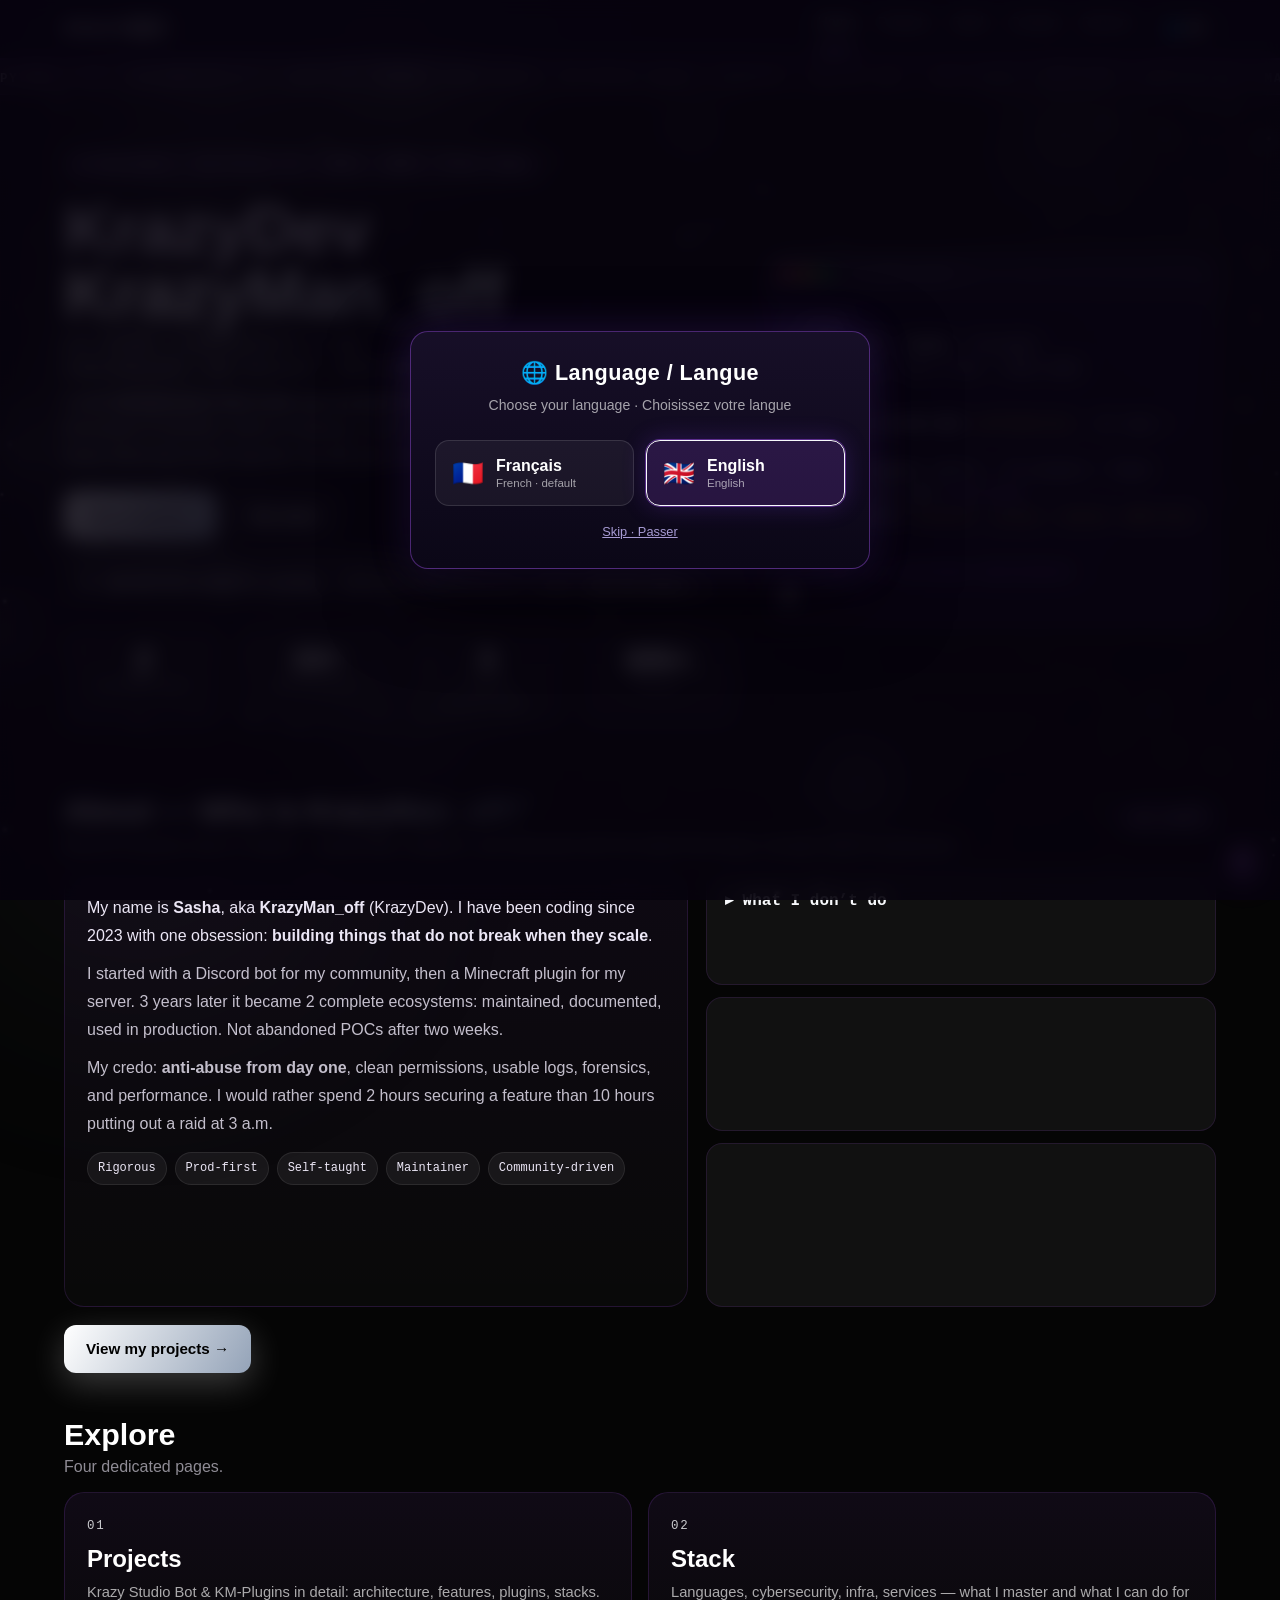
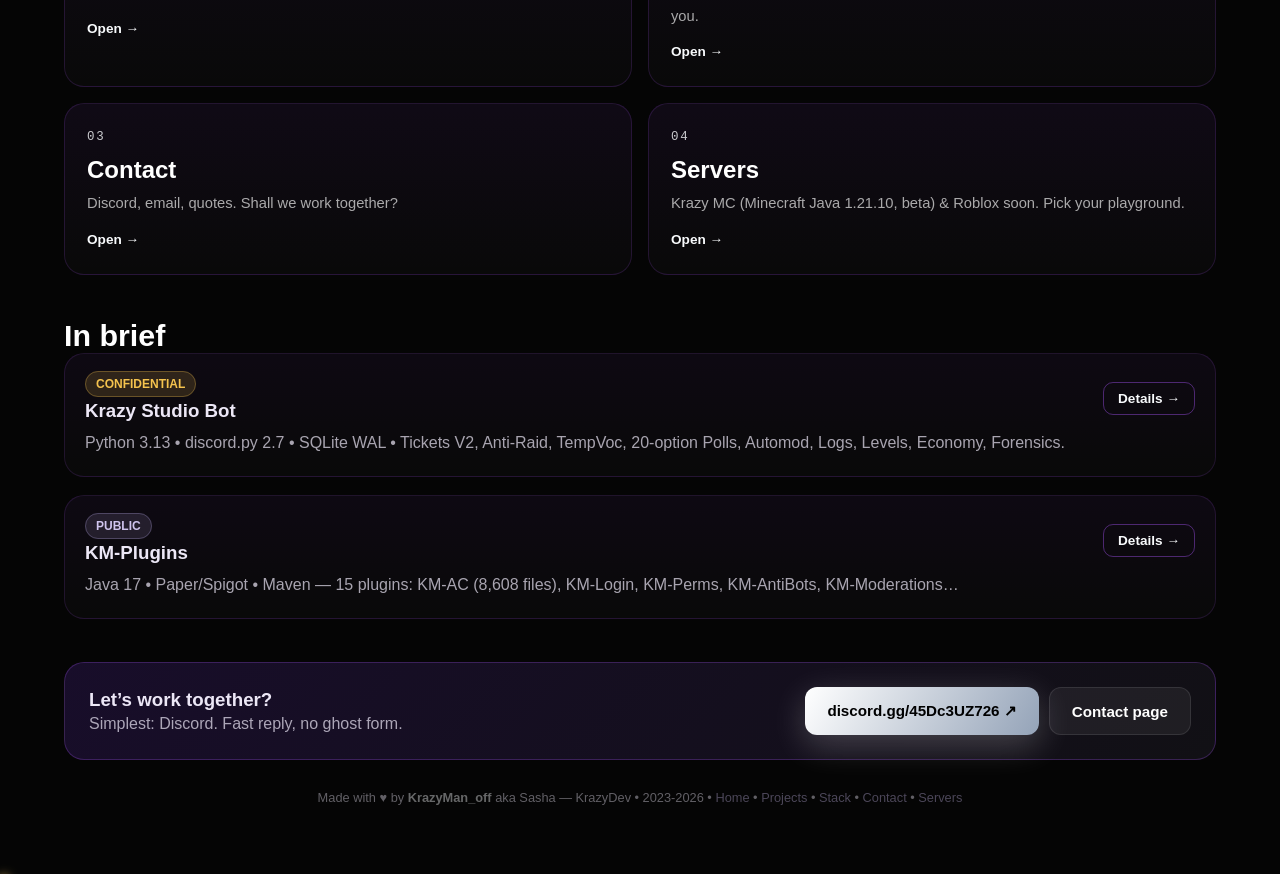
<file: index.html>
<!DOCTYPE html>
<html lang="fr">
<head>
<meta charset="UTF-8">
<meta name="viewport" content="width=device-width, initial-scale=1.0">
<link rel="icon" href="data:image/svg+xml,<svg xmlns=%27http://www.w3.org/2000/svg%27 viewBox=%270 0 32 32%27><rect width=%2732%27 height=%2732%27 rx=%277%27 fill=%27%23000%27/><text x=%2716%27 y=%2722%27 font-size=%2718%27 text-anchor=%27middle%27 fill=%27white%27 font-family=%27monospace%27>K</text></svg>">
<meta http-equiv="Content-Security-Policy" content="default-src 'self'; script-src 'self'; style-src 'self' 'unsafe-inline' https://fonts.googleapis.com; font-src 'self' https://fonts.gstatic.com; img-src 'self' data:; connect-src 'self' https://formsubmit.co; base-uri 'self'; form-action 'self' https://formsubmit.co; object-src 'none'; upgrade-insecure-requests">
<title>KrazyDev — KrazyMan_off (Sasha) | Accueil</title>
<script src="js/guard.js"></script>
<meta name="description" content="KrazyMan_off aka Sasha — KrazyDev. Bot Discord ultra-complet & suite KM-Plugins Minecraft premium. 3 ans de prod, 60k+ fichiers.">
<link href="https://fonts.googleapis.com/css2?family=JetBrains+Mono:wght@400;700&family=Plus+Jakarta+Sans:wght@400;600;800&family=Space+Grotesk:wght@400;600;700&display=swap" rel="stylesheet">
<link rel="stylesheet" href="css/style.css">
<link rel="stylesheet" href="css/easter-egg.css?v=3">
<link rel="stylesheet" href="css/theme-bw.css?v=3">
<meta name="theme-color" content="#050505">
<meta name="robots" content="index, follow">
<meta property="og:type" content="website">
<meta property="og:site_name" content="KrazyDev">
<meta property="og:title" content="KrazyDev — KrazyMan_off (Sasha) | Accueil">
<meta property="og:description" content="Bot Discord prod + 12 plugins Minecraft gratuits + KM-Motor Games (Rust) bientôt. Code qui ship, pas de bullshit.">
<meta property="og:url" content="https://krazyman-off.github.io/krazydev-portfolio/index.html">
<meta name="twitter:card" content="summary">
<meta name="twitter:title" content="KrazyDev — KrazyMan_off">
<meta name="twitter:description" content="Infrastructures qui tiennent en prod : Discord, Minecraft, Rust.">
<link rel="canonical" href="https://krazyman-off.github.io/krazydev-portfolio/index.html">
<script type="application/ld+json">{"@context":"https://schema.org","@type":"WebSite","name":"KrazyDev","alternateName":"KrazyMan_off","url":"https://krazyman-off.github.io/krazydev-portfolio/","author":{"@type":"Person","name":"KrazyMan_off","alternateName":"Sasha"},"knowsAbout":["Discord bots","Minecraft plugins","Rust","Cybersecurity"]}</script>
</head>
<body>
<div id="loader"><div class="loader-inner"><div class="loader-logo">KRAZY<span>DEV</span></div><div class="loader-bar"><span></span></div><p>Chargement sécurisé...</p></div></div>
<div id="progress"></div>
<canvas id="particles" style="opacity:.4"></canvas>
<div class="bg"></div><div class="grid-bg"></div><div class="scanline"></div>
<nav><div class="nav-inner"><div class="logo glitch" data-text="KRAZYDEV">KRAZY<span>DEV</span></div><div class="nav-links"><a href="index.html" class="active">Accueil</a><a href="projets.html">Projets</a><a href="skills.html">Stack</a><a href="contact.html">Contact</a><a href="servers.html">Serveurs</a></div></div></nav>
<div class="marquee"><div class="marquee-track"><span>PYTHON 3.13 • DISCORD.PY 2.7 • JAVA 17 • PAPER • RUST/AXUM • KM-MOTOR GAMES • BIENTÔT • SQLITE WAL • ANTI-RAID • ANTI-BOT • MATPLOTLIB • MAVEN • TOKIO • TOWER • </span><span>PYTHON 3.13 • DISCORD.PY 2.7 • JAVA 17 • PAPER • RUST/AXUM • KM-MOTOR GAMES • BIENTÔT • SQLITE WAL • ANTI-RAID • ANTI-BOT • MATPLOTLIB • MAVEN • TOKIO • TOWER • </span></div></div>

<!-- HERO -->
<div class="hero">
  <div class="reveal visible">
    <div class="kicker">● Disponible • Portfolio v2 • 2023 — 2026 • Prod ready</div>
    <h1 class="glitch" data-text="KrazyDev">KrazyDev<br><em>KrazyMan_off</em></h1>
    <p style="font-family:'JetBrains Mono',monospace;color:var(--red);font-size:.82rem;letter-spacing:.14em;opacity:.75;margin-top:4px">aka SASHA — CYBERSÉCURITÉ & DEV</p>
    <p style="font-family:'JetBrains Mono',monospace;color:var(--red);font-size:.95rem;margin-top:8px"><span id="typewriter" class="typewriter"></span></p>
    <p class="subtitle" style="margin-top:12px">Je construis des <b>infrastructures qui tiennent en prod</b> : un bot Discord qui gère des milliers de membres sans broncher, et une suite de plugins Paper qui fait tourner des serveurs Minecraft sans lag. Pas de bullshit, du code qui ship.</p>
    <div class="hero-cta">
      <a href="projets.html" class="btn btn-primary">Voir les projets ↓</a>
      <a href="skills.html" class="btn btn-ghost">Ma stack</a>
    </div>
    <div class="motor-teaser">
      <span class="mt-pulse">●</span>
      <span class="mt-txt"><b>KM-MOTOR GAMES arrive</b> — proxy + moteur Minecraft 100% Rust. <a href="projets.html#game-filter">Voir le teaser →</a></span>
    </div>
    <div class="stats">
      <div class="stat"><b data-count="2">0</b><span>Écosystèmes</span></div>
      <div class="stat"><b data-count="15" data-suffix="+">0</b><span>Plugins KM</span></div>
      <div class="stat"><b data-count="3">0</b><span>Ans maintenus</span></div>
      <div class="stat"><b data-count="60" data-suffix="k+">0</b><span>Fichiers</span></div>
    </div>
  </div>
  <div class="terminal reveal visible">
    <div class="term-head"><div class="dot" style="background:#ff5f56"></div><div class="dot" style="background:#ffbd2e"></div><div class="dot" style="background:#27c93f"></div><span style="margin-left:8px;opacity:.5;font-family:'JetBrains Mono',monospace;font-size:.78rem">krazy@krazydev:~</span></div>
    <div class="term-body">
      <div><span style="opacity:.5">$</span> whoami</div>
      <div><b>KrazyMan_off — Sasha</b> — KrazyDev</div>
      <div><span style="opacity:.5">alias</span> Joshua • Dev & Sec • 2023-2026</div>
      <div style="margin-top:8px"><span style="opacity:.5">$</span> ls --prod</div>
      <div>drwxr <b>Krazy-Studio-Bot</b> <span style="color:#f5c34e">confidentiel</span> — 12 cogs • WAL</div>
      <div>drwxr <b>KM-Plugins/</b> <span style="color:#c7cdd9">public</span> — 15 plugins • Paper</div>
      <div>drwxr <b>css/ js/ src/</b> <span style="color:#a855f7">Rust/Axum</span></div>
      <div>drwxr <b>KM-Motor/</b> <span style="color:#f5c34e">bientôt — proxy + moteur 100% Rust</span></div>
      <div style="margin-top:8px"><span style="opacity:.5">$</span> uptime</div>
      <div><span style="color:#a855f7">● 3 ans de maintenance continue</span></div>
    </div>
  </div>
</div>

<div class="wrap" role="main">

  <!-- A PROPOS -->
  <div class="section reveal" id="apropos">
    <div style="display:flex;justify-content:space-between;align-items:baseline;gap:12px;flex-wrap:wrap">
      <h2>À propos — Qui est KrazyMan_off ?</h2>
      <span class="kicker" style="font-size:.7rem">akA SASHA</span>
    </div>
    <p class="lead">Derrière KrazyDev, il y a Sasha — passionné, têtu, et obsédé par le détail qui fait qu'un projet tient en prod.</p>
    <div style="display:grid;grid-template-columns:1.1fr .9fr;gap:18px" class="two-col">
      <div class="card" style="padding:22px;line-height:1.75">
        <p>Je m'appelle <b>Sasha</b>, alias <b>KrazyMan_off</b> (KrazyDev). Je code depuis 2023 avec une obsession : <b>faire des trucs qui ne cassent pas quand ça scale</b>.</p>
        <p style="margin-top:10px;opacity:.82">J'ai commencé par un bot Discord pour ma commu, puis un plugin Minecraft pour mon serveur. 3 ans plus tard, c'est devenu 2 écosystèmes complets, maintenus, documentés, et utilisés en prod. Pas des POCs abandonnés au bout de 2 semaines.</p>
        <p style="margin-top:10px;opacity:.82">Mon crédo : <b>anti-abus dès le jour 1</b>, perms propres, logs exploitables, forensics, et perf. Je préfère passer 2h à sécuriser une feature que 10h à éteindre un raid à 3h du mat.</p>
        <div style="display:flex;gap:8px;flex-wrap:wrap;margin-top:14px"><span class="tag">Rigoureux</span><span class="tag">Prod-first</span><span class="tag">Autodidacte</span><span class="tag">Mainteneur</span><span class="tag">Community-driven</span></div>
      </div>
      <div style="display:grid;gap:12px" class="stack-side">
        <div class="skill" style="margin:0"><h4>▸ Ce que je ne fais pas</h4><p style="opacity:.7;font-size:.9rem;line-height:1.6">Pas de copier-coller de tutos. Pas de "ça marche chez moi". Chaque plugin est buildé, testé, versionné. Chaque cog est loggé.</p></div>
        <div class="skill" style="margin:0"><h4>▸ Valeurs</h4><ul><li>Code lisible > code clever</li><li>Sécurité par défaut</li><li>Doc & support</li><li>Long terme</li></ul></div>
        <div class="skill" style="margin:0"><h4>▸ En chiffres</h4><p style="font-family:'JetBrains Mono',monospace;font-size:.88rem;line-height:1.7">2023 → 2026 : 3 ans<br>15+ plugins • 12 cogs<br>60k+ fichiers cumulés<br>Discord : discord.gg/45Dc3UZ726</p></div>
      </div>
    </div>
    <div class="nav-arrows" style="margin-top:18px"><a href="projets.html" class="btn btn-primary">Voir mes projets →</a></div>
  </div>

  <!-- NAVIGATION PAGES -->
  <div class="section reveal">
    <h2>Explorer</h2>
    <p class="lead">Quatre pages dédiées.</p>
    <div class="page-grid">
      <a href="projets.html" class="page-card tilt"><div class="pc-num">01</div><h3>Projets</h3><p>Krazy Studio Bot & KM-Plugins dans le détail : archi, features, plugins, stacks.</p><span class="pc-go">Ouvrir →</span></a>
      <a href="skills.html" class="page-card tilt"><div class="pc-num">02</div><h3>Stack</h3><p>Langages, cybersécurité, infra, services — ce que je maîtrise et ce que je peux faire pour toi.</p><span class="pc-go">Ouvrir →</span></a>
      <a href="contact.html" class="page-card tilt"><div class="pc-num">03</div><h3>Contact</h3><p>Discord, email, devis. On bosse ensemble ?</p><span class="pc-go">Ouvrir →</span></a>
      <a href="servers.html" class="page-card tilt"><div class="pc-num">04</div><h3>Serveurs</h3><p>Krazy MC (Minecraft Java 1.21.10, bêta) & Roblox bientôt. Choisis ton terrain de jeu.</p><span class="pc-go">Ouvrir →</span></a>
    </div>
  </div>

  <!-- FLASH PROJETS -->
  <div class="section reveal">
    <h2>En bref</h2>
    <div class="projects">
      <div class="card" style="padding:20px">
        <div style="display:flex;justify-content:space-between;gap:12px;flex-wrap:wrap;align-items:center">
          <div><span class="badge badge-confidentiel">CONFIDENTIEL</span><h3 style="margin-top:8px">Krazy Studio Bot</h3></div>
          <a href="projets.html" class="links-a">Détail →</a>
        </div>
        <p style="opacity:.7;margin-top:8px;line-height:1.6">Python 3.13 • discord.py 2.7 • SQLite WAL • Tickets V2, Anti-Raid, TempVoc, Sondages 20 options, Automod, Logs, Niveaux, Économie, Forensics.</p>
      </div>
      <div class="card" style="padding:20px">
        <div style="display:flex;justify-content:space-between;gap:12px;flex-wrap:wrap;align-items:center">
          <div><span class="badge badge-public">PUBLIC</span><h3 style="margin-top:8px">KM-Plugins</h3></div>
          <a href="projets.html" class="links-a">Détail →</a>
        </div>
        <p style="opacity:.7;margin-top:8px;line-height:1.6">Java 17 • Paper/Spigot • Maven — 15 plugins : KM-AC (8 608 fichiers), KM-Login, KM-Perms, KM-AntiBots, KM-Moderations…</p>
      </div>
    </div>
  </div>

  <!-- CONTACT RAPIDE -->
  <div class="section reveal">
    <div class="cta">
      <div><h3>On bosse ensemble ?</h3><p style="opacity:.7;margin-top:4px">Le plus simple : Discord. Réponse rapide, pas de formulaire fantôme.</p></div>
      <div style="display:flex;gap:10px;flex-wrap:wrap">
        <a href="https://discord.gg/45Dc3UZ726" target="_blank" rel="noopener" class="btn btn-primary">discord.gg/45Dc3UZ726 ↗</a>
        <a href="contact.html" class="btn btn-ghost">Page contact</a>
      </div>
    </div>
  </div>

  <footer>Fait avec ♥ par <b style="color:var(--red)">KrazyMan_off</b> aka Sasha — KrazyDev • 2023-2026 • <a href="index.html">Accueil</a> • <a href="projets.html">Projets</a> • <a href="skills.html">Stack</a> • <a href="contact.html">Contact</a> • <a href="servers.html">Serveurs</a></footer>
</div>

<script src="js/i18n.js"></script>
<script src="js/particles.js?v=2"></script>
<script src="js/easter-egg.js?v=3"></script>
<script src="js/app.js"></script>
</body>
</html>
</file>
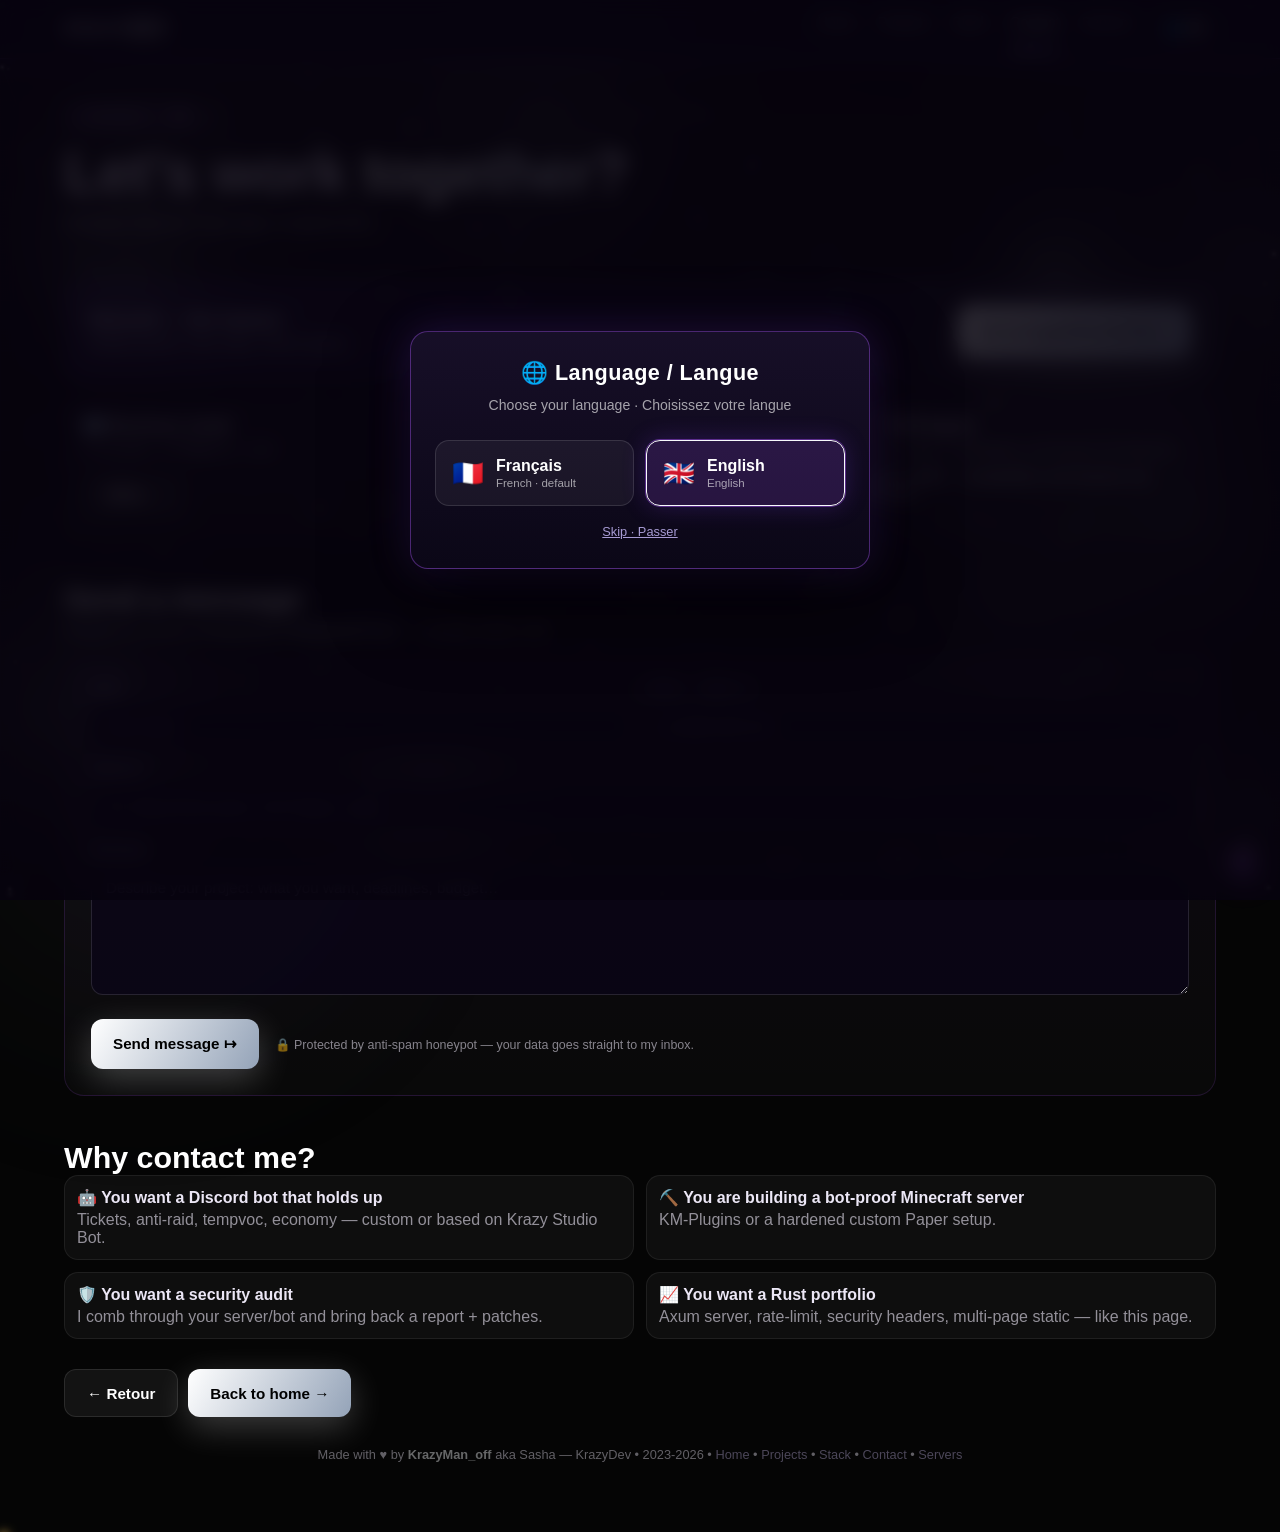
<file: contact.html>
<!DOCTYPE html>
<html lang="fr">
<head>
<meta charset="UTF-8">
<meta name="viewport" content="width=device-width, initial-scale=1.0">
<link rel="icon" href="data:image/svg+xml,<svg xmlns=%27http://www.w3.org/2000/svg%27 viewBox=%270 0 32 32%27><rect width=%2732%27 height=%2732%27 rx=%277%27 fill=%27%23000%27/><text x=%2716%27 y=%2722%27 font-size=%2718%27 text-anchor=%27middle%27 fill=%27white%27 font-family=%27monospace%27>K</text></svg>">
<meta http-equiv="Content-Security-Policy" content="default-src 'self'; script-src 'self'; style-src 'self' 'unsafe-inline' https://fonts.googleapis.com; font-src 'self' https://fonts.gstatic.com; img-src 'self' data:; connect-src 'self' https://formsubmit.co; base-uri 'self'; form-action 'self' https://formsubmit.co; object-src 'none'; upgrade-insecure-requests">
<title>Contact — KrazyDev | KrazyMan_off aka Sasha</title>
<script src="js/guard.js"></script>
<meta name="description" content="Contacter KrazyDev : Discord, email, devis. Bot sur-mesure, plugins Paper, audit anti-abus.">
<link href="https://fonts.googleapis.com/css2?family=JetBrains+Mono:wght@400;700&family=Plus+Jakarta+Sans:wght@400;600;800&family=Space+Grotesk:wght@400;600;700&display=swap" rel="stylesheet">
<link rel="stylesheet" href="css/style.css">
<link rel="stylesheet" href="css/easter-egg.css?v=3">
<link rel="stylesheet" href="css/theme-bw.css?v=3">
<meta name="theme-color" content="#050505">
<meta name="robots" content="index, follow">
<meta property="og:type" content="website">
<meta property="og:site_name" content="KrazyDev">
<meta property="og:title" content="Contact — KrazyDev">
<meta property="og:description" content="Discord, email, devis. Bot sur-mesure, plugins Paper, audit anti-abus.">
<meta property="og:url" content="https://krazyman-off.github.io/krazydev-portfolio/contact.html">
<meta name="twitter:card" content="summary">
<link rel="canonical" href="https://krazyman-off.github.io/krazydev-portfolio/contact.html">
</head>
<body>
<div id="loader"><div class="loader-inner"><div class="loader-logo">KRAZY<span>DEV</span></div><div class="loader-bar"><span></span></div><p>Chargement sécurisé...</p></div></div>
<div id="progress"></div>
<canvas id="particles" style="opacity:.4"></canvas>
<div class="bg"></div><div class="grid-bg"></div><div class="scanline"></div>
<nav><div class="nav-inner"><div class="logo glitch" data-text="KRAZYDEV">KRAZY<span>DEV</span></div><div class="nav-links"><a href="index.html">Accueil</a><a href="projets.html">Projets</a><a href="skills.html">Stack</a><a href="contact.html" class="active">Contact</a><a href="servers.html">Serveurs</a></div></div></nav>

<div class="wrap" role="main" style="padding-top:44px">
  <div class="page-head reveal visible">
    <div class="kicker">/contact — 04</div>
    <h1>On bosse <em>ensemble</em> ?</h1>
    <p class="subtitle">Le plus simple : Discord. Réponse rapide, pas de formulaire fantôme.</p>
  </div>

  <!-- CARTES CONTACT -->
  <div class="section reveal">
    <div class="cta" style="margin-bottom:14px">
      <div><h3>Discord — le plus rapide</h3><p style="opacity:.7;margin-top:4px">Serveur actif, réponse rapide, devis direct.</p></div>
      <a href="https://discord.gg/45Dc3UZ726" target="_blank" rel="noopener" class="btn btn-primary" style="height:52px;display:inline-flex;align-items:center">discord.gg/45Dc3UZ726 ↗</a>
    </div>
    <div style="display:grid;grid-template-columns:repeat(3,1fr);gap:12px" class="cta-grid">
      <div class="card" style="padding:18px"><h3 style="font-size:1.05rem">📧 Email pro</h3><p style="opacity:.7;font-size:.9rem;margin-top:6px;font-family:'JetBrains Mono',monospace">krazyman.off@gmail.com</p><a href="mailto:krazyman.off@gmail.com" class="btn btn-ghost" style="margin-top:12px;display:inline-flex">Écrire →</a></div>
      <div class="card" style="padding:18px"><h3 style="font-size:1.05rem">🔒 Bot</h3><p style="opacity:.7;font-size:.9rem;margin-top:6px">Krazy Studio Bot — confidentiel — accès privé sur demande via Discord.</p></div>
      <div class="card" style="padding:18px"><h3 style="font-size:1.05rem">⛏️ KM-Plugins</h3><p style="opacity:.7;font-size:.9rem;margin-top:6px">Suite publique — disponibilité et license via Discord.</p><p style="margin-top:10px"><a href="https://discord.gg/45Dc3UZ726" target="_blank" rel="noopener" class="btn btn-ghost" style="height:38px;font-size:.82rem;padding:0 16px">Discord ↗</a></p></div>
    </div>
  </div>

  <!-- FORMULAIRE -->
  <div class="section reveal">
    <h2>Envoyer un message</h2>
    <p class="lead">Réponse par email à <b style="color:var(--red)">krazyman.off@gmail.com</b> — en général sous 24h.</p>
    <div class="card" style="padding:26px">
      <form id="contact-form" action="https://formsubmit.co/krazyman.off@gmail.com" method="POST">
        <input type="text" name="_honey" style="display:none" tabindex="-1" autocomplete="off">
        <input type="hidden" name="_subject" value="Nouveau message portfolio KrazyDev">
        <input type="hidden" name="_template" value="table">
        <input type="hidden" name="_captcha" value="false">
        <div class="form-grid">
          <div class="form-field"><label for="cf-nom">Nom</label><input id="cf-nom" type="text" name="nom" required placeholder="Ton nom" maxlength="80"></div>
          <div class="form-field"><label for="cf-email">Email (réponse)</label><input id="cf-email" type="email" name="email" required placeholder="ton@email.com" maxlength="120"></div>
        </div>
        <div class="form-field" style="margin-top:16px"><label for="cf-sujet">Sujet</label><input id="cf-sujet" type="text" name="sujet" placeholder="Ex : Devis bot Discord, KM-Plugins, audit…" maxlength="140"></div>
        <div class="form-field" style="margin-top:16px"><label for="cf-msg">Message</label><textarea id="cf-msg" name="message" rows="6" required placeholder="Décris ton projet : ce que tu veux, les délais, le budget…" maxlength="4000"></textarea></div>
        <div class="form-actions">
          <button type="submit" class="btn btn-primary" id="cf-submit">Envoyer le message ↦</button>
          <p class="form-note" id="cf-status">🔒 Protégé par honeypot anti-spam — tes données vont directement dans ma boîte mail.</p>
        </div>
      </form>
    </div>
  </div>

  <!-- POURQUOI -->
  <div class="section reveal">
    <h2>Pourquoi me contacter ?</h2>
    <div style="display:grid;grid-template-columns:repeat(2,1fr);gap:12px" class="why-grid">
      <div class="mini"><b>🤖 Tu veux un bot Discord qui tient la charge</b><p style="opacity:.6;margin-top:4px">Tickets, anti-raid, tempvoc, économie — custom ou repo basé sur Krazy Studio Bot.</p></div>
      <div class="mini"><b>⛏️ Tu montes un serveur Minecraft à l'épreuve des bots</b><p style="opacity:.6;margin-top:4px">KM-Plugins ou config custom Paper durcie.</p></div>
      <div class="mini"><b>🛡️ Tu veux un audit de sécurité</b><p style="opacity:.6;margin-top:4px">Je passe ton serveur/bot au crible et je te ramène un rapport + patchs.</p></div>
      <div class="mini"><b>📈 Tu veux un portfolio en Rust</b><p style="opacity:.6;margin-top:4px">Serveur Axum, rate-limit, headers sécu, static multi-pages — comme cette page.</p></div>
    </div>
    <div class="nav-arrows" style="display:flex;gap:10px;margin-top:30px"><button class="btn btn-ghost" data-action="prev">← Retour</button><a href="index.html" class="btn btn-primary">Retour à l'accueil →</a></div>
  </div>

  <footer>Fait avec ♥ par <b style="color:var(--red)">KrazyMan_off</b> aka Sasha — KrazyDev • 2023-2026 • <a href="index.html">Accueil</a> • <a href="projets.html">Projets</a> • <a href="skills.html">Stack</a> • <a href="contact.html">Contact</a> • <a href="servers.html">Serveurs</a></footer>
</div>

<script src="js/i18n.js"></script>
<script src="js/particles.js?v=2"></script>
<script src="js/contact.js"></script>
<script src="js/easter-egg.js?v=3"></script>
<script src="js/app.js"></script>
</body>
</html>
</file>
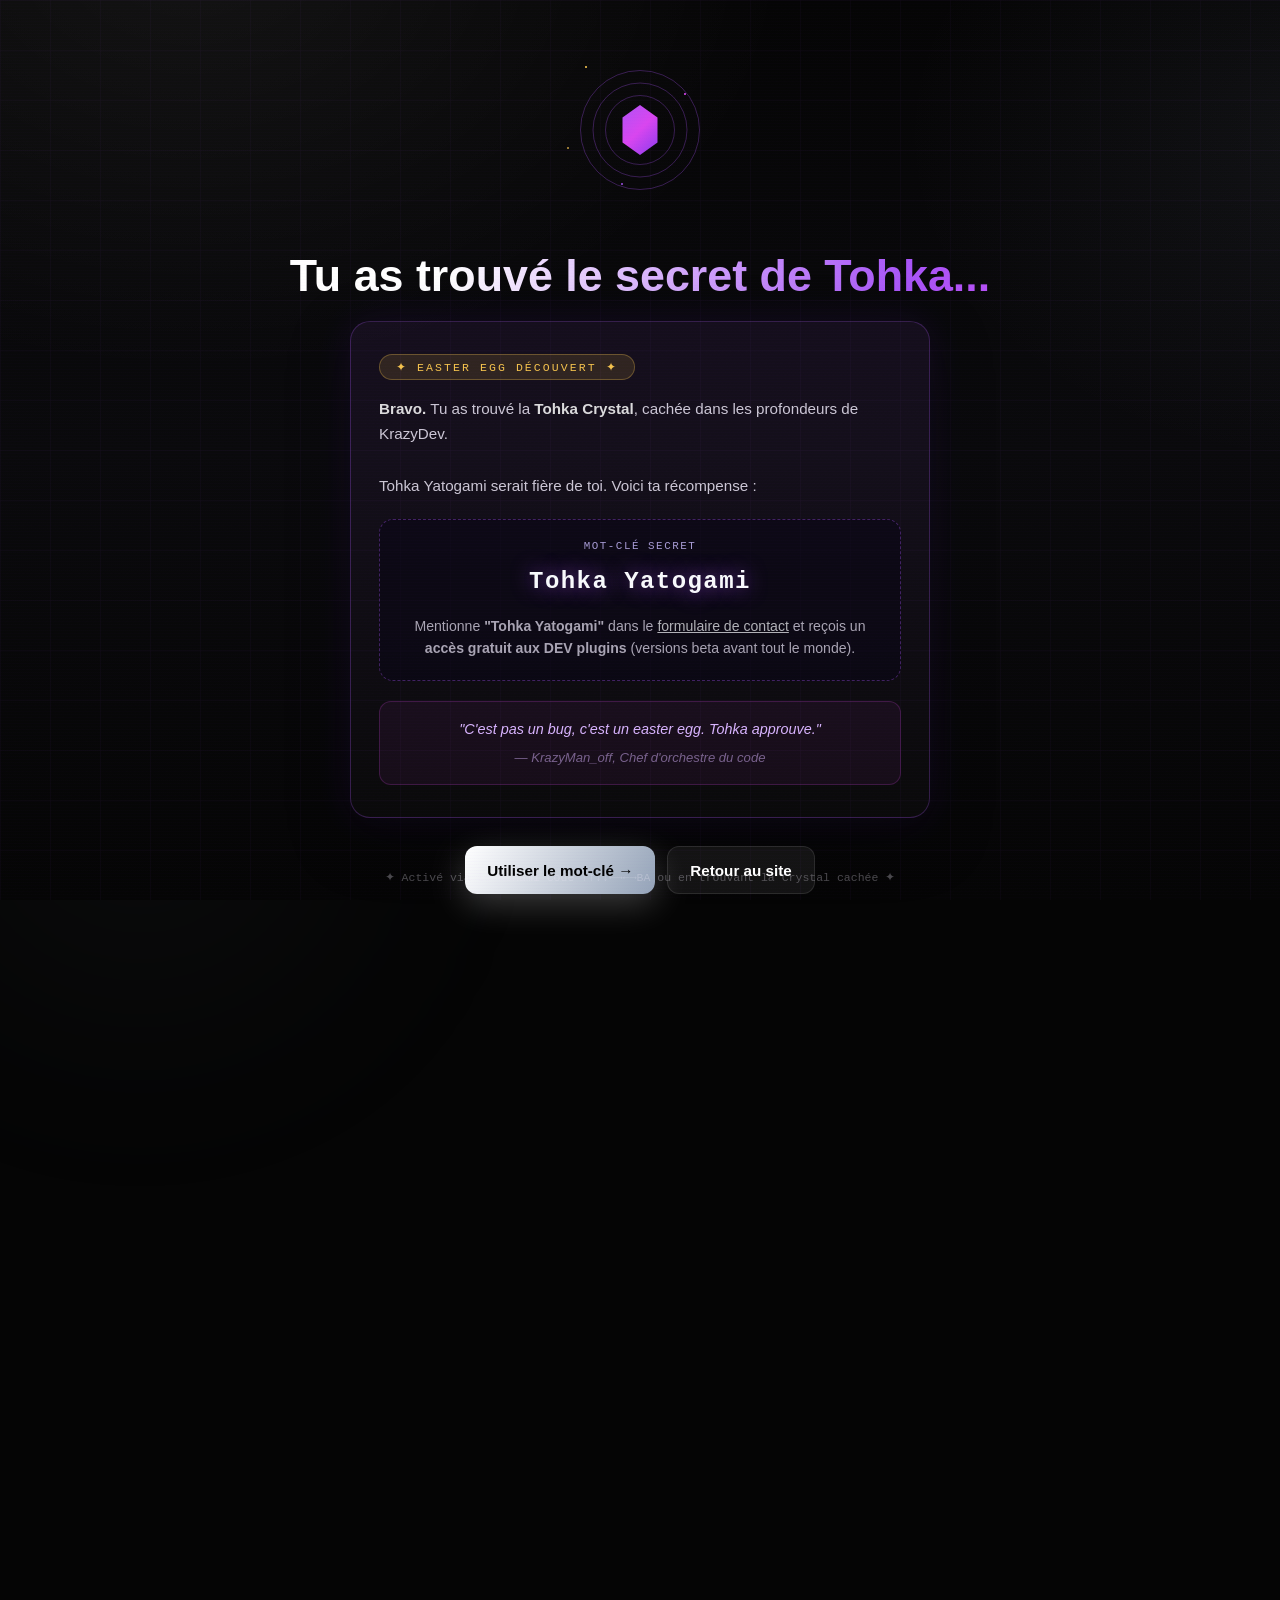
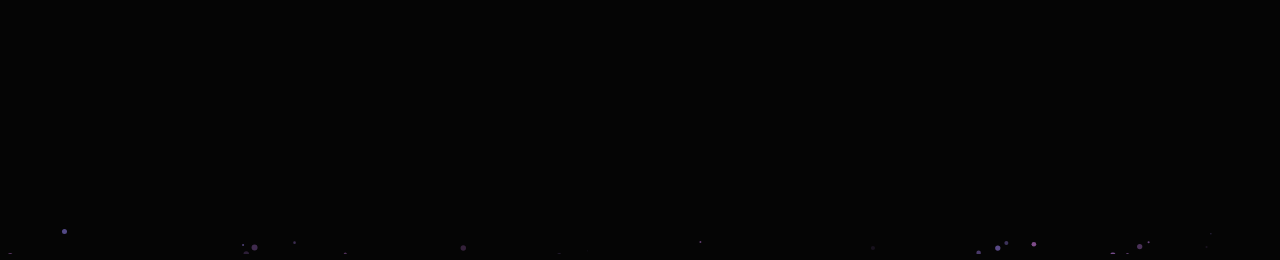
<file: secret.html>
<!DOCTYPE html>
<html lang="fr">
<head>
<meta charset="UTF-8">
<meta name="viewport" content="width=device-width, initial-scale=1.0">
<link rel="icon" href="data:image/svg+xml,<svg xmlns=%27http://www.w3.org/2000/svg%27 viewBox=%270 0 32 32%27><rect width=%2732%27 height=%2732%27 rx=%277%27 fill=%27%23000%27/><text x=%2716%27 y=%2722%27 font-size=%2718%27 text-anchor=%27middle%27 fill=%27white%27 font-family=%27monospace%27>K</text></svg>">
<meta http-equiv="Content-Security-Policy" content="default-src 'self'; script-src 'self'; style-src 'self' 'unsafe-inline' https://fonts.googleapis.com; font-src 'self' https://fonts.gstatic.com; img-src 'self' data:; connect-src 'self' https://formsubmit.co; base-uri 'self'; form-action 'self' https://formsubmit.co; object-src 'none'; upgrade-insecure-requests">
<title>???</title>
<script src="js/guard.js"></script>
<link href="https://fonts.googleapis.com/css2?family=JetBrains+Mono:wght@400;700&family=Plus+Jakarta+Sans:wght@400;600;800&family=Space+Grotesk:wght@400;600;700&display=swap" rel="stylesheet">
<link rel="stylesheet" href="css/style.css">
<link rel="stylesheet" href="css/easter-egg.css">
<link rel="stylesheet" href="css/theme-bw.css?v=3">
<meta name="theme-color" content="#050505">
<meta name="robots" content="noindex, follow">
</head>
<body class="secret-page">
<div class="eg-veil-boot"></div>
<div class="bg"></div><div class="grid-bg"></div><div class="scanline"></div>

<div class="secret-wrap">
  <div class="spirit-crystal-large">
    <div class="crystal-core"></div>
    <div class="crystal-ring ring-1"></div>
    <div class="crystal-ring ring-2"></div>
    <div class="crystal-ring ring-3"></div>
    <div class="crystal-particles"></div>
  </div>

  <h1 class="secret-title">Tu as trouvé le secret de Tohka...</h1>

  <div class="secret-card">
    <div class="secret-badge">✦ EASTER EGG DÉCOUVERT ✦</div>
    <p class="secret-msg">
      <b>Bravo.</b> Tu as trouvé la <b>Tohka Crystal</b>, cachée dans les profondeurs de KrazyDev.<br><br>
      Tohka Yatogami serait fière de toi. Voici ta récompense :
    </p>
    <div class="secret-reward">
      <div class="reward-label">Mot-clé secret</div>
      <div class="reward-code" id="secret-code">Tohka Yatogami</div>
      <p class="reward-hint">
        Mentionne <b>"Tohka Yatogami"</b> dans le <a href="contact.html">formulaire de contact</a> et reçois un
        <b>accès gratuit aux DEV plugins</b> (versions beta avant tout le monde).
      </p>
    </div>
    <div class="secret-joke">
      <p>"C'est pas un bug, c'est un easter egg. Tohka approuve."</p>
      <p style="opacity:.5;margin-top:6px;font-size:.82rem">— KrazyMan_off, Chef d'orchestre du code</p>
    </div>
  </div>

  <div class="secret-actions">
    <a href="contact.html" class="btn btn-primary">Utiliser le mot-clé →</a>
    <a href="index.html" class="btn btn-ghost">Retour au site</a>
  </div>

  <div class="secret-footer">
    <p>✦ Activé via le Konami Code ↑↑↓↓←→←→BA ou en trouvant la Crystal cachée ✦</p>
  </div>
</div>

<script src="js/easter-egg.js"></script>
<script src="js/secret-particles.js"></script>
</body>
</html>
</file>
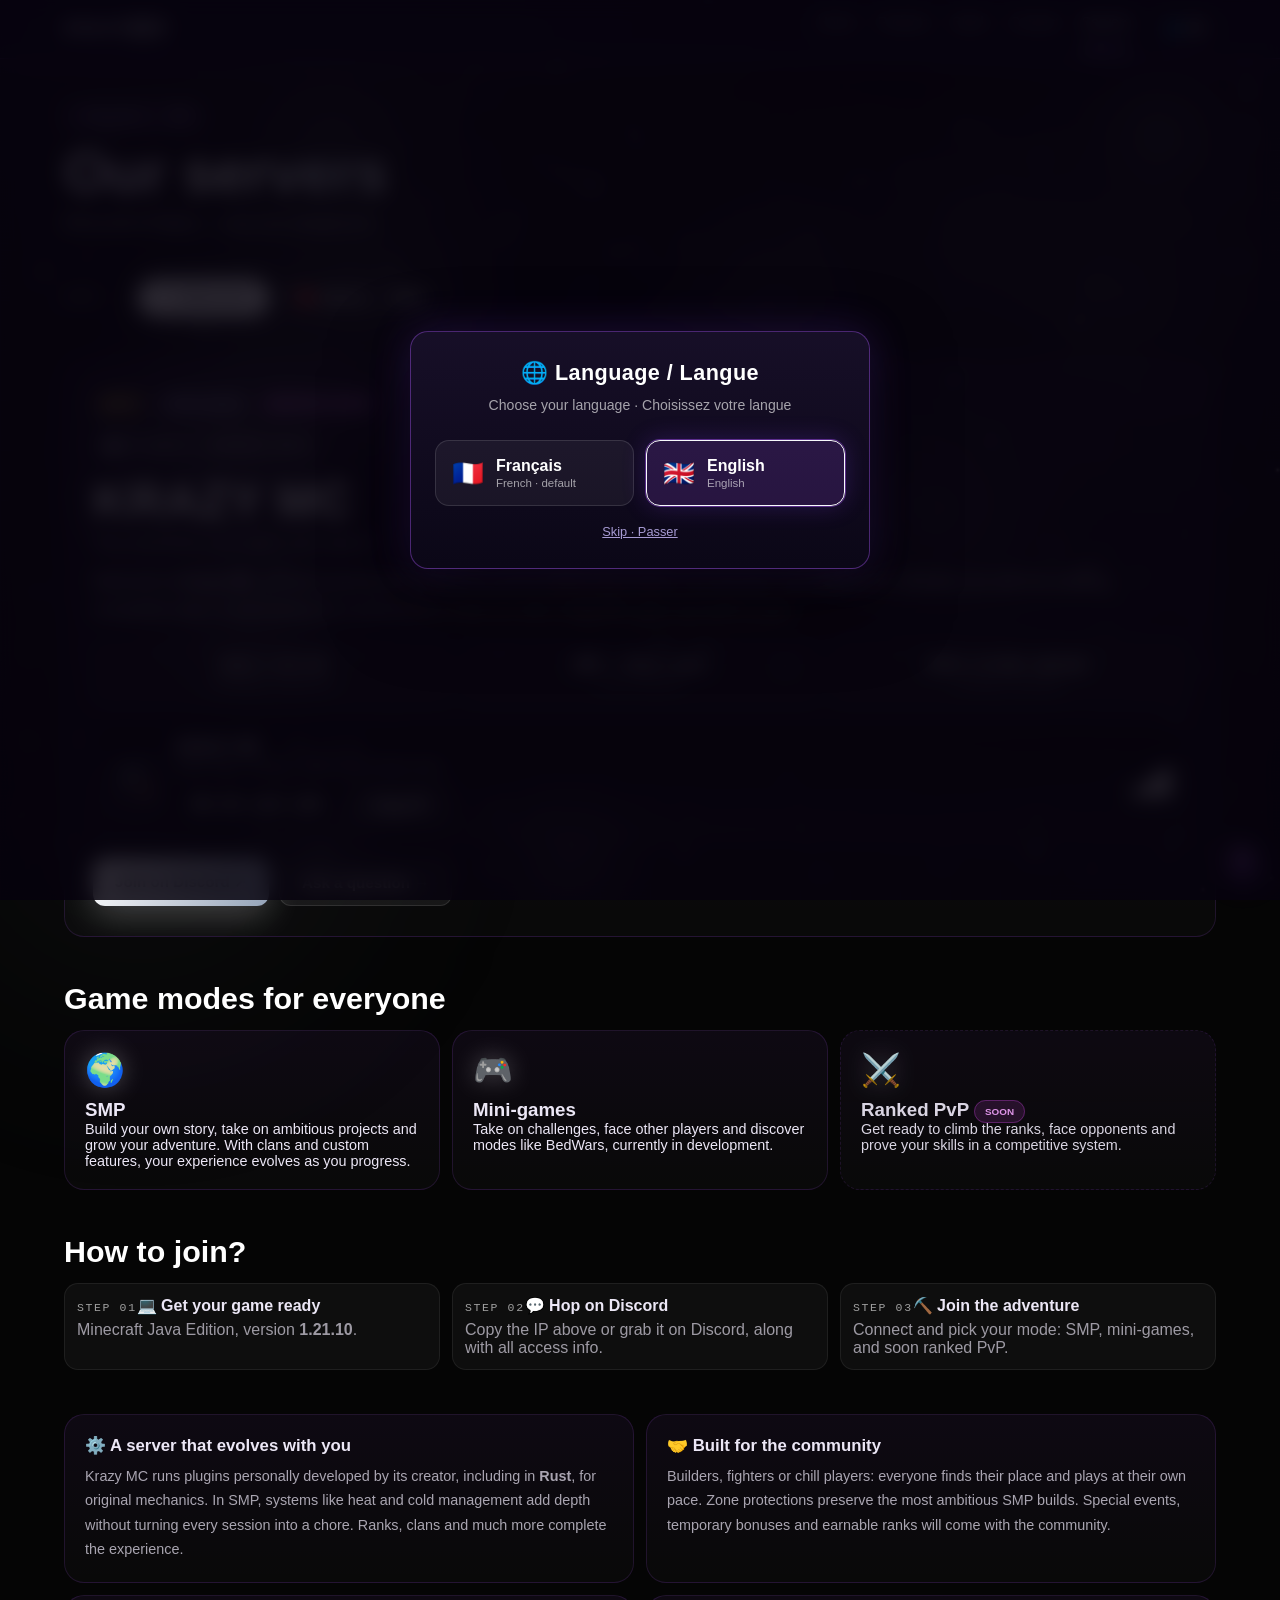
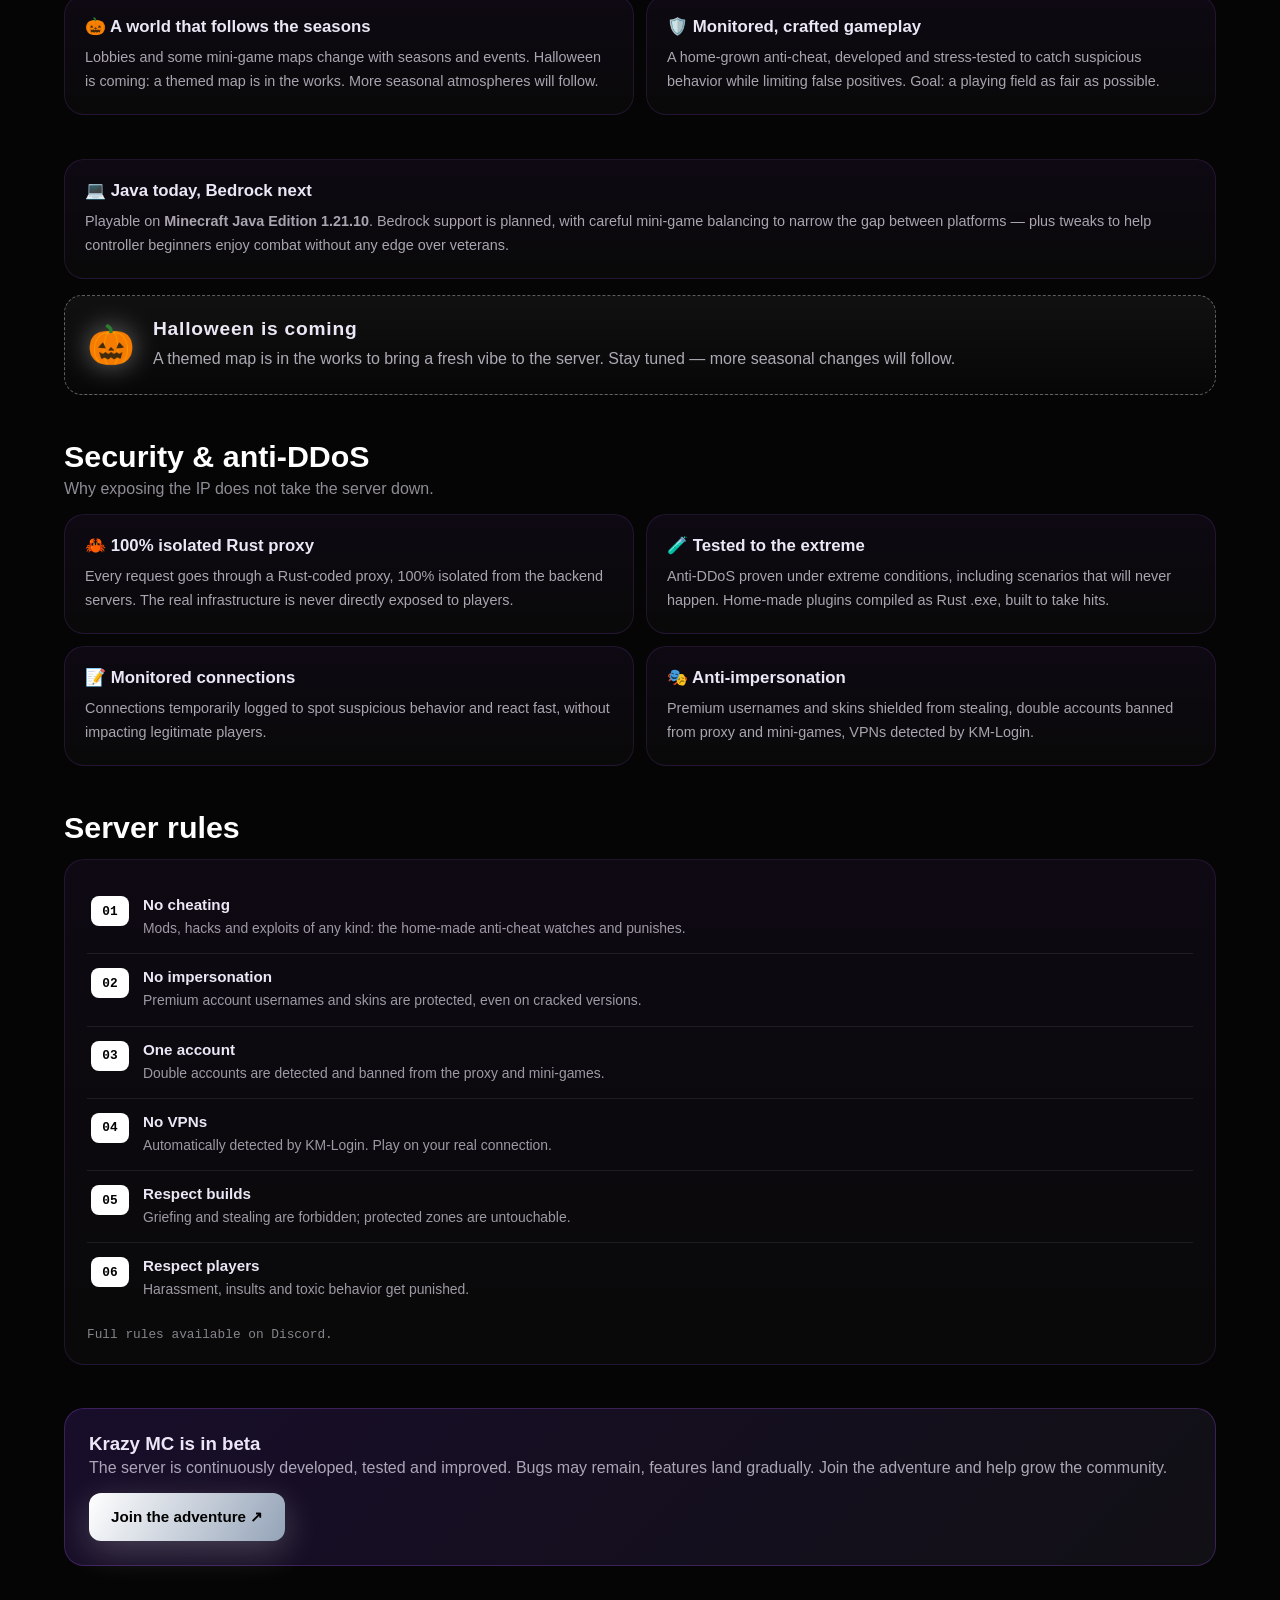
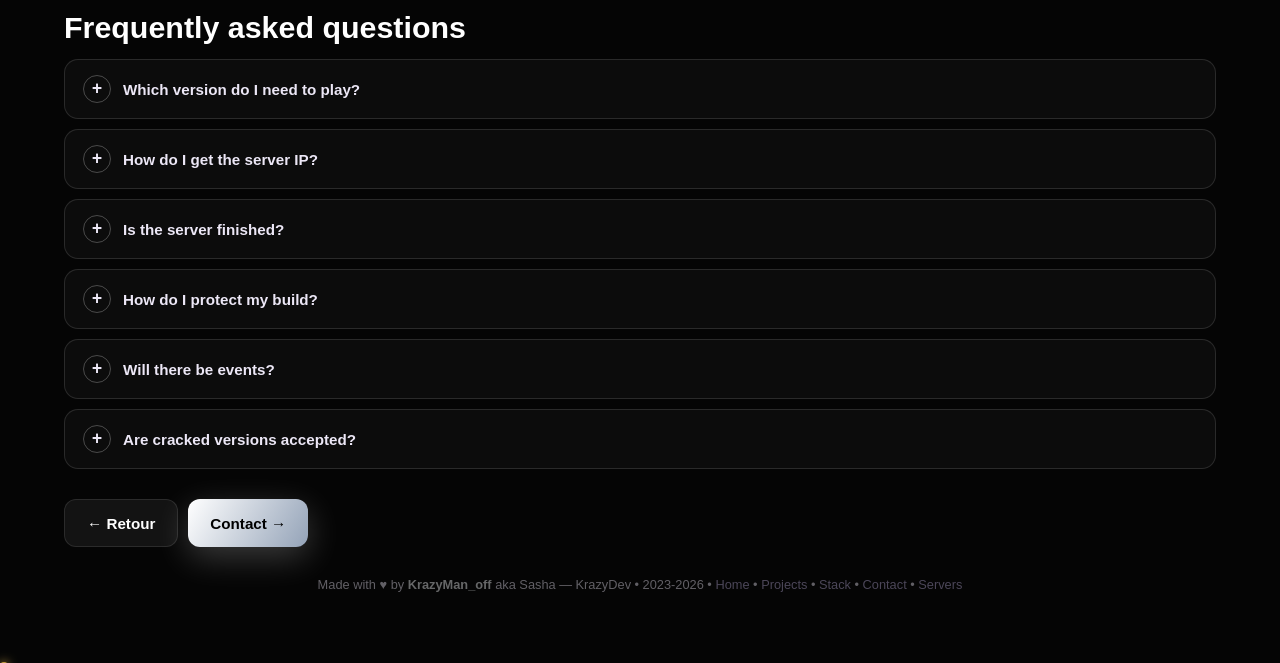
<file: servers.html>
<!DOCTYPE html>
<html lang="fr">
<head>
<meta charset="UTF-8">
<meta name="viewport" content="width=device-width, initial-scale=1.0">
<link rel="icon" href="data:image/svg+xml,<svg xmlns=%27http://www.w3.org/2000/svg%27 viewBox=%270 0 32 32%27><rect width=%2732%27 height=%2732%27 rx=%277%27 fill=%27%23000%27/><text x=%2716%27 y=%2722%27 font-size=%2718%27 text-anchor=%27middle%27 fill=%27white%27 font-family=%27monospace%27>K</text></svg>">
<meta http-equiv="Content-Security-Policy" content="default-src 'self'; script-src 'self'; style-src 'self' 'unsafe-inline' https://fonts.googleapis.com; font-src 'self' https://fonts.gstatic.com; img-src 'self' data:; connect-src 'self' https://formsubmit.co; base-uri 'self'; form-action 'self' https://formsubmit.co; object-src 'none'; upgrade-insecure-requests">
<title>Serveurs — KrazyDev | Krazy MC & Roblox</title>
<script src="js/guard.js"></script>
<meta name="description" content="Les serveurs KrazyDev : Krazy MC (Minecraft Java 1.21.10, bêta) — SMP, mini-jeux, PvP ranked. Roblox : coming soon.">
<link href="https://fonts.googleapis.com/css2?family=JetBrains+Mono:wght@400;700&family=Plus+Jakarta+Sans:wght@400;600;800&family=Space+Grotesk:wght@400;600;700&display=swap" rel="stylesheet">
<link rel="stylesheet" href="css/style.css">
<link rel="stylesheet" href="css/easter-egg.css?v=3">
<link rel="stylesheet" href="css/theme-bw.css?v=3">
<meta name="theme-color" content="#050505">
<meta name="robots" content="index, follow">
<meta property="og:type" content="website">
<meta property="og:site_name" content="KrazyDev">
<meta property="og:title" content="Serveurs — KrazyDev | Krazy MC & Roblox">
<meta property="og:description" content="Krazy MC (Minecraft Java 1.21.10, bêta) — SMP, mini-jeux, PvP ranked. Roblox : coming soon.">
<meta property="og:url" content="https://krazyman-off.github.io/krazydev-portfolio/servers.html">
<meta name="twitter:card" content="summary">
<link rel="canonical" href="https://krazyman-off.github.io/krazydev-portfolio/servers.html">
<style>
/* panneaux : entrée glissée à chaque changement d'onglet */
.srv-panel{animation:srvIn .45s cubic-bezier(.2,.8,.2,1)}
.srv-panel[hidden]{display:none}
@keyframes srvIn{from{opacity:0;transform:translateY(16px)}to{opacity:1;transform:none}}
/* ligne de statut live */
.srv-status{display:inline-flex;align-items:center;gap:8px;margin-top:14px;
  font-family:'JetBrains Mono',monospace;font-size:.74rem;letter-spacing:.14em;
  background:rgba(255,255,255,.05);border:1px solid rgba(255,255,255,.14);
  padding:7px 14px;border-radius:100px}
.srv-status .dot-live{width:8px;height:8px;border-radius:50%;background:#fff;
  box-shadow:0 0 10px #fff;animation:livePulse 1.6s ease-in-out infinite}
@keyframes livePulse{0%,100%{opacity:1;transform:scale(1)}50%{opacity:.45;transform:scale(.8)}}
/* hero Krazy MC */
.srv-hero{padding:30px 28px !important;overflow:hidden;position:relative}
.srv-hero::after{content:"⛏️";position:absolute;right:18px;top:8px;font-size:5rem;opacity:.07;
  filter:grayscale(1);pointer-events:none;transform:rotate(-12deg)}
.srv-hero h2{font-size:clamp(2rem,5vw,3rem) !important;letter-spacing:.02em}
.srv-hero-cta{display:flex;gap:10px;flex-wrap:wrap;margin-top:18px}
.srv-facts{display:grid;grid-template-columns:repeat(3,1fr);gap:10px;margin-top:18px}
@media(max-width:700px){.srv-facts{grid-template-columns:1fr}}
.srv-fact{background:rgba(255,255,255,.03);border:1px solid rgba(255,255,255,.12);border-radius:12px;
  padding:14px 12px;text-align:center;transition:.2s}
.srv-fact:hover{border-color:rgba(255,255,255,.35);transform:translateY(-2px)}
.srv-fact b{display:block;font-family:'JetBrains Mono',monospace;font-size:.92rem;color:#fff}
.srv-fact span{display:block;font-size:.68rem;letter-spacing:.1em;text-transform:uppercase;opacity:.55;margin-top:5px}
/* cartes modes : icône géante + hover */
.srv-mode{text-align:left;position:relative;overflow:hidden}
.srv-mode .m-ico{font-size:2rem;display:block;margin-bottom:10px;filter:drop-shadow(0 0 12px rgba(255,255,255,.25))}
.srv-mode p{font-size:.9rem}
/* roadmap Roblox */
.srv-road{margin-top:20px;text-align:left}
.srv-step{display:grid;grid-template-columns:46px 1fr;gap:14px;position:relative;padding:13px 4px}
.srv-step::before{content:"";position:absolute;left:26px;top:58px;bottom:-4px;width:2px;
  background:linear-gradient(180deg,rgba(255,255,255,.25),rgba(255,255,255,.06))}
.srv-step:last-child::before{display:none}
.srv-dot{width:46px;height:46px;border-radius:50%;display:flex;align-items:center;justify-content:center;
  font-size:1.2rem;background:rgba(255,255,255,.04);border:1px solid rgba(255,255,255,.16);flex-shrink:0}
.srv-step.done .srv-dot{background:rgba(255,255,255,.1)}
.srv-step.done h4::after{content:" ✓";color:#fff}
.srv-step.now .srv-dot{background:#fff;color:#000;border-color:#fff;
  box-shadow:0 0 24px rgba(255,255,255,.4);animation:livePulse 1.8s ease-in-out infinite}
.srv-step h4{font-size:.98rem}
.srv-step p{opacity:.65;font-size:.86rem;margin-top:4px;line-height:1.6}
.srv-soon{font-size:4rem;line-height:1;filter:drop-shadow(0 0 24px rgba(255,255,255,.35));animation:lockBob 2.4s ease-in-out infinite}
/* carte verrouillée (PvP ranked) */
.srv-locked{border-style:dashed !important;opacity:.92}
/* FAQ accordéon (details/summary natif, zéro JS) */
.srv-faq{background:rgba(255,255,255,.03);border:1px solid rgba(255,255,255,.12);
  border-radius:14px;margin-top:10px;overflow:hidden;transition:border-color .2s}
.srv-faq:hover{border-color:rgba(255,255,255,.3)}
.srv-faq summary{cursor:pointer;padding:15px 18px;font-weight:800;font-size:.95rem;
  list-style:none;display:flex;gap:12px;align-items:center}
.srv-faq summary::-webkit-details-marker{display:none}
.srv-faq summary::before{content:"+";font-family:'JetBrains Mono',monospace;font-size:1.1rem;
  width:26px;height:26px;flex-shrink:0;display:flex;align-items:center;justify-content:center;
  border:1px solid rgba(255,255,255,.25);border-radius:50%}
.srv-faq[open] summary::before{content:"–";background:#fff;color:#000;border-color:#fff}
.srv-faq .faq-a{padding:0 18px 16px 56px;opacity:.72;font-size:.9rem;line-height:1.7}
/* étapes rejoindre */
.srv-step-num{font-family:'JetBrains Mono',monospace;font-size:.72rem;letter-spacing:.14em;
  color:#fff;opacity:.6}
/* barre IP façon liste de serveurs Minecraft */
.srv-mc-entry{display:flex;gap:14px;align-items:center;margin-top:18px;
  padding:14px 16px;border:1px solid rgba(255,255,255,.16);border-radius:14px;
  background:linear-gradient(180deg,rgba(0,0,0,.55),rgba(255,255,255,.02))}
.srv-mc-icon{width:52px;height:52px;flex-shrink:0;display:flex;align-items:center;justify-content:center;
  font-size:1.7rem;background:rgba(255,255,255,.05);border:1px solid rgba(255,255,255,.18);
  border-radius:10px}
.srv-mc-main{flex:1;min-width:0}
.srv-mc-top{display:flex;align-items:center;gap:10px;flex-wrap:wrap}
.srv-mc-top b{font-size:1rem;letter-spacing:.02em}
.srv-mc-ver{font-family:'JetBrains Mono',monospace;font-size:.68rem;opacity:.55;
  border:1px solid rgba(255,255,255,.18);border-radius:100px;padding:2px 10px}
.srv-mc-motd{opacity:.6;font-size:.86rem;margin-top:3px;white-space:nowrap;overflow:hidden;text-overflow:ellipsis}
.srv-mc-row{display:flex;align-items:center;gap:10px;flex-wrap:wrap;margin-top:9px}
.srv-ip{font-family:'JetBrains Mono',monospace;font-size:1.05rem;font-weight:700;color:#fff;
  background:rgba(0,0,0,.5);border:1px solid rgba(255,255,255,.16);border-radius:10px;
  padding:8px 14px;user-select:all}
.srv-signal{display:flex;align-items:flex-end;gap:3px;height:30px;flex-shrink:0}
.srv-signal span{width:5px;border-radius:2px;background:#fff;box-shadow:0 0 8px rgba(255,255,255,.6);
  animation:sigPulse 1.8s ease-in-out infinite}
.srv-signal span:nth-child(1){height:7px;animation-delay:0s}
.srv-signal span:nth-child(2){height:12px;animation-delay:.15s}
.srv-signal span:nth-child(3){height:18px;animation-delay:.3s}
.srv-signal span:nth-child(4){height:24px;animation-delay:.45s}
.srv-signal span:nth-child(5){height:30px;animation-delay:.6s}
@keyframes sigPulse{0%,100%{opacity:.95}50%{opacity:.3}}
@media(max-width:560px){.srv-signal{display:none}}
/* progression roadmap */
.srv-roadbar{height:6px;border-radius:100px;background:rgba(255,255,255,.08);margin-top:14px;overflow:hidden}
.srv-roadbar span{display:block;height:100%;width:25%;border-radius:100px;
  background:linear-gradient(90deg,#fff,#64748b);box-shadow:0 0 12px rgba(255,255,255,.4);
  animation:roadFill 1.1s cubic-bezier(.2,.8,.2,1) .3s both}
@keyframes roadFill{from{width:0}to{width:25%}}
/* règlement */
.srv-rule{display:flex;gap:14px;padding:14px 4px;border-bottom:1px solid rgba(255,255,255,.08)}
.srv-rule:last-child{border-bottom:none}
.srv-rule-n{font-family:'JetBrains Mono',monospace;font-weight:700;font-size:.8rem;color:#000;
  background:#fff;border-radius:8px;min-width:38px;height:30px;display:flex;align-items:center;
  justify-content:center;flex-shrink:0}
.srv-rule h4{font-size:.95rem}
.srv-rule p{opacity:.65;font-size:.87rem;margin-top:4px;line-height:1.6}
.srv-rules-note{margin-top:12px;font-size:.8rem;opacity:.55;font-family:'JetBrains Mono',monospace}
</style>
</head>
<body>
<div id="loader"><div class="loader-inner"><div class="loader-logo">KRAZY<span>DEV</span></div><div class="loader-bar"><span></span></div><p>Chargement sécurisé...</p></div></div>
<div id="progress"></div>
<canvas id="particles" style="opacity:.4"></canvas>
<div class="bg"></div><div class="grid-bg"></div><div class="scanline"></div>
<nav><div class="nav-inner"><div class="logo glitch" data-text="KRAZYDEV">KRAZY<span>DEV</span></div><div class="nav-links"><a href="index.html">Accueil</a><a href="projets.html">Projets</a><a href="skills.html">Stack</a><a href="contact.html">Contact</a><a href="servers.html" class="active">Serveurs</a></div></div></nav>

<div class="wrap" role="main" style="padding-top:44px">
  <div class="page-head reveal visible">
    <div class="kicker" id="srv-kicker">/serveurs — 05</div>
    <h1 id="srv-title">Nos <em>serveurs</em></h1>
    <p class="subtitle" id="srv-sub">Minecraft & Roblox — choisis ton terrain de jeu.</p>
  </div>

  <!-- SÉLECTEUR DE JEU -->
  <div class="section reveal">
    <div class="game-filter" role="tablist" aria-label="Choisir un jeu">
      <span class="filter-label" id="srv-filter-label">Jeu</span>
      <button type="button" class="gf-btn active" id="tab-minecraft" role="tab" aria-selected="true" aria-controls="panel-minecraft" data-srv-tab="minecraft">⛏️ Minecraft</button>
      <button type="button" class="gf-btn gf-locked" id="tab-roblox" role="tab" aria-selected="false" aria-controls="panel-roblox" data-srv-tab="roblox">🟥 Roblox · <span id="srv-rb-badge">Bientôt</span></button>
    </div>
  </div>

  <!-- PANEL MINECRAFT : KRAZY MC -->
  <div class="srv-panel" id="panel-minecraft" role="tabpanel" aria-labelledby="tab-minecraft" data-srv-panel="minecraft">
    <div class="section reveal">
      <div class="card srv-hero">
        <div id="srv-mc-badges" style="display:flex;gap:8px;flex-wrap:wrap"><span class="badge badge-dev">BÊTA</span><span class="badge badge-public">JAVA 1.21.10</span><span class="badge badge-maintenu">BEDROCK BIENTÔT</span></div>
        <div class="srv-status"><span class="dot-live"></span><span id="srv-mc-status">EN BÊTA — SERVEUR OUVERT</span></div>
        <h2 id="srv-mc-name" style="margin-top:12px">KRAZY MC</h2>
        <p class="lead" id="srv-mc-tag" style="margin-top:6px">Votre aventure, vos règles, votre légende.</p>
        <p id="srv-mc-intro" style="opacity:.82;line-height:1.75">Bienvenue sur <b>Krazy MC</b>, un serveur Minecraft Java en constante évolution, où chaque joueur peut trouver son propre terrain de jeu. Que vous soyez passionné de construction, joueur compétitif ou simplement à la recherche d'une communauté avec laquelle vous amuser, Krazy MC vous ouvre ses portes.</p>
        <div class="srv-facts">
          <div class="srv-fact"><b>Java 1.21.10</b><span id="srv-fact-v">Version actuelle</span></div>
          <div class="srv-fact"><b>SMP + Mini-jeux</b><span id="srv-fact-m">Modes ouverts</span></div>
          <div class="srv-fact"><b>Anti-triche maison</b><span id="srv-fact-a">Stress-testé</span></div>
        </div>
        <div class="srv-mc-entry">
          <div class="srv-mc-icon">⛏️</div>
          <div class="srv-mc-main">
            <div class="srv-mc-top"><b>KRAZY MC</b><span class="srv-mc-ver">Java 1.21.10</span></div>
            <div class="srv-mc-motd" id="srv-ip-motd">Construisez, combattez, explorez. Écrivez la suite.</div>
            <div class="srv-mc-row">
              <code class="srv-ip" id="srv-ip-addr">90.63.115.130</code>
              <button type="button" class="btn btn-ghost" style="height:42px" id="srv-copy-btn" data-copy="90.63.115.130">Copier l'IP</button>
            </div>
          </div>
          <div class="srv-signal" aria-hidden="true"><span></span><span></span><span></span><span></span><span></span></div>
        </div>
        <div class="srv-hero-cta">
          <a href="https://discord.gg/45Dc3UZ726" target="_blank" rel="noopener" class="btn btn-primary" id="srv-mc-cta-discord">Rejoindre sur Discord ↗</a>
          <a href="contact.html" class="btn btn-ghost" id="srv-mc-cta-contact">Poser une question →</a>
        </div>
      </div>
    </div>

    <div class="section reveal">
      <h2 id="srv-modes-title">Des modes de jeu pour tous</h2>
      <div style="display:grid;grid-template-columns:repeat(3,1fr);gap:12px;margin-top:14px" class="mini-grid">
        <div class="card srv-mode" style="padding:20px" id="srv-mode-smp"><span class="m-ico">🌍</span><h3>SMP</h3><p>Bâtissez votre propre histoire, construisez des projets ambitieux et développez votre aventure. Grâce aux clans et aux fonctionnalités personnalisées, votre expérience évolue au fil de votre progression.</p></div>
        <div class="card srv-mode" style="padding:20px" id="srv-mode-mini"><span class="m-ico">🎮</span><h3>Mini-jeux</h3><p>Relevez des défis, affrontez d'autres joueurs et découvrez des modes comme le BedWars, actuellement en développement.</p></div>
        <div class="card srv-mode srv-locked" style="padding:20px" id="srv-mode-pvp"><span class="m-ico">⚔️</span><h3>PvP Ranked <span class="badge badge-maintenu" id="srv-pvp-badge" style="font-size:.62rem;vertical-align:middle">BIENTÔT</span></h3><p>Préparez-vous à grimper dans le classement, affronter des adversaires et démontrer votre niveau dans un système compétitif.</p></div>
      </div>
    </div>

    <div class="section reveal">
      <h2 id="srv-join-title">Comment rejoindre ?</h2>
      <div style="display:grid;grid-template-columns:repeat(3,1fr);gap:12px;margin-top:14px" class="mini-grid">
        <div class="mini" id="srv-join-1"><span class="srv-step-num">ÉTAPE 01</span><b>💻 Prépare ton jeu</b><p style="opacity:.65;margin-top:6px">Minecraft Java Edition en version <b>1.21.10</b>.</p></div>
        <div class="mini" id="srv-join-2"><span class="srv-step-num">ÉTAPE 02</span><b>💬 Passe par Discord</b><p style="opacity:.65;margin-top:6px">Copie l'IP ci-dessus ou récupère-la sur le Discord, avec toutes les infos d'accès.</p></div>
        <div class="mini" id="srv-join-3"><span class="srv-step-num">ÉTAPE 03</span><b>⛏️ Rejoins l'aventure</b><p style="opacity:.65;margin-top:6px">Connecte-toi et choisis ton mode : SMP, mini-jeux, et bientôt PvP ranked.</p></div>
      </div>
    </div>

    <div class="section reveal">
      <div style="display:grid;grid-template-columns:1fr 1fr;gap:12px" class="two-col">
        <div class="card" style="padding:20px" id="srv-evol"><h3 style="font-size:1.05rem">⚙️ Un serveur qui évolue avec vous</h3><p style="opacity:.7;font-size:.9rem;margin-top:8px;line-height:1.7">Krazy MC intègre des plugins développés personnellement par son créateur, notamment en <b>Rust</b>, pour des mécaniques originales. Dans le SMP, des systèmes comme la gestion du chaud et du froid ajoutent de la profondeur sans transformer chaque session en contrainte. Grades, clans et bien plus complètent l'expérience.</p></div>
        <div class="card" style="padding:20px" id="srv-commu"><h3 style="font-size:1.05rem">🤝 Pensé pour la communauté</h3><p style="opacity:.7;font-size:.9rem;margin-top:8px;line-height:1.7">Bâtisseurs, combattants ou joueurs chill : chacun trouve sa place et avance à son rythme. Des protections de zones préservent les constructions les plus ambitieuses du SMP. Événements spéciaux, bonus temporaires et grades à gagner arriveront avec la communauté.</p></div>
        <div class="card" style="padding:20px" id="srv-saisons"><h3 style="font-size:1.05rem">🎃 Un monde qui suit les saisons</h3><p style="opacity:.7;font-size:.9rem;margin-top:8px;line-height:1.7">Les lobbys et les cartes de certains mini-jeux changent au fil des saisons et des événements. Halloween approche : une carte thématique est en préparation. D'autres ambiances saisonnières suivront.</p></div>
        <div class="card" style="padding:20px" id="srv-anticheat"><h3 style="font-size:1.05rem">🛡️ Gameplay surveillé et travaillé</h3><p style="opacity:.7;font-size:.9rem;margin-top:8px;line-height:1.7">Système anti-triche maison, développé et soumis à des tests de stress pour détecter les comportements suspects tout en limitant les faux positifs. Objectif : un environnement aussi équitable que possible.</p></div>
      </div>
    </div>

    <div class="section reveal">
      <div class="card" style="padding:20px" id="srv-java"><h3 style="font-size:1.05rem">💻 Java aujourd'hui, Bedrock prochainement</h3><p style="opacity:.7;font-size:.9rem;margin-top:8px;line-height:1.7">Serveur accessible sur <b>Minecraft Java Edition 1.21.10</b>. Compatibilité Bedrock prévue, avec un équilibrage soigné des mini-jeux pour limiter les écarts entre plateformes — et des ajustements pour aider les débutants sur manette sans avantager personne.</p></div>
      <div class="game-teaser" id="srv-halloween"><div class="gt-lock">🎃</div><div><h3>Halloween approche</h3><p>Une carte thématique est en préparation pour apporter une nouvelle ambiance au serveur. Restez connectés — d'autres changements saisonniers suivront.</p></div></div>
    </div>

    <div class="section reveal">
      <h2 id="srv-secu-title">Sécurité & anti-DDoS</h2>
      <p class="lead" id="srv-secu-sub">Pourquoi exposer l'IP ne fait pas tomber le serveur.</p>
      <div style="display:grid;grid-template-columns:1fr 1fr;gap:12px;margin-top:14px" class="two-col">
        <div class="card" style="padding:20px" id="srv-secu-1"><h3 style="font-size:1.05rem">🦀 Proxy Rust 100% isolé</h3><p style="opacity:.7;font-size:.9rem;margin-top:8px;line-height:1.7">Toutes les requêtes passent par un proxy codé en Rust, isolé à 100% des serveurs backend. L'infrastructure réelle n'est jamais exposée directement aux joueurs.</p></div>
        <div class="card" style="padding:20px" id="srv-secu-2"><h3 style="font-size:1.05rem">🧪 Testé à l'extrême</h3><p style="opacity:.7;font-size:.9rem;margin-top:8px;line-height:1.7">Anti-DDoS éprouvé en conditions extrêmes, y compris des scénarios qui ne se produiront jamais. Plugins maison compilés en .exe Rust, pensés pour encaisser.</p></div>
        <div class="card" style="padding:20px" id="srv-secu-3"><h3 style="font-size:1.05rem">📝 Connexions surveillées</h3><p style="opacity:.7;font-size:.9rem;margin-top:8px;line-height:1.7">Connexions loggées temporairement pour repérer les comportements suspects et réagir vite, sans impacter les joueurs légitimes.</p></div>
        <div class="card" style="padding:20px" id="srv-secu-4"><h3 style="font-size:1.05rem">🎭 Anti-usurpation</h3><p style="opacity:.7;font-size:.9rem;margin-top:8px;line-height:1.7">Pseudos et skins premium protégés contre le vol, doubles comptes bannis du proxy comme des mini-jeux, VPN détectés par KM-Login.</p></div>
      </div>
    </div>

    <div class="section reveal">
      <h2 id="srv-rules-title">Règlement</h2>
      <div class="card" style="padding:22px;margin-top:14px">
        <div id="srv-rules-list">
          <div class="srv-rule"><span class="srv-rule-n">01</span><div><h4>Triche interdite</h4><p>Mods, hacks et exploits en tout genre : l'anti-triche maison surveille et sanctionne.</p></div></div>
          <div class="srv-rule"><span class="srv-rule-n">02</span><div><h4>Pas d'usurpation</h4><p>Les pseudos et skins des comptes premium sont protégés, même en version crackée.</p></div></div>
          <div class="srv-rule"><span class="srv-rule-n">03</span><div><h4>Un seul compte</h4><p>Les doubles comptes sont détectés et bannis du proxy comme des mini-jeux.</p></div></div>
          <div class="srv-rule"><span class="srv-rule-n">04</span><div><h4>VPN interdits</h4><p>Détectés automatiquement par KM-Login. Jouez avec votre vraie connexion.</p></div></div>
          <div class="srv-rule"><span class="srv-rule-n">05</span><div><h4>Respect des constructions</h4><p>Grief et vol interdits ; les zones protégées sont intouchables.</p></div></div>
          <div class="srv-rule"><span class="srv-rule-n">06</span><div><h4>Respect des joueurs</h4><p>Harcèlement, insultes et comportements toxiques sanctionnés.</p></div></div>
        </div>
        <p class="srv-rules-note" id="srv-rules-note">Règlement complet disponible sur Discord.</p>
      </div>
    </div>

    <div class="section reveal">
      <div class="cta">
        <div><h3 id="srv-beta-title">Krazy MC est en bêta</h3><p style="opacity:.7;margin-top:4px" id="srv-beta-txt">Le serveur est développé, testé et amélioré en continu. Des bugs peuvent subsister, des fonctionnalités arrivent progressivement. Rejoignez l'aventure et contribuez à la communauté.</p></div>
        <a href="https://discord.gg/45Dc3UZ726" target="_blank" rel="noopener" class="btn btn-primary" id="srv-beta-cta">Rejoindre l'aventure ↗</a>
      </div>
    </div>

    <div class="section reveal">
      <h2 id="srv-faq-title">Questions fréquentes</h2>
      <div style="margin-top:14px">
        <details class="srv-faq" id="srv-faq-1"><summary>Quelle version faut-il pour jouer ?</summary><p class="faq-a">Minecraft Java Edition en version 1.21.10. La compatibilité Bedrock est prévue pour plus tard.</p></details>
        <details class="srv-faq" id="srv-faq-2"><summary>Comment obtenir l'IP du serveur ?</summary><p class="faq-a">L'IP est affichée en haut de cette page (bouton « Copier l'IP ») — elle est aussi partagée sur le Discord.</p></details>
        <details class="srv-faq" id="srv-faq-3"><summary>Le serveur est-il terminé ?</summary><p class="faq-a">Non — Krazy MC est en bêta. Des bugs peuvent subsister et de nouvelles fonctionnalités arrivent progressivement.</p></details>
        <details class="srv-faq" id="srv-faq-4"><summary>Comment protéger ma construction ?</summary><p class="faq-a">Des protections de zones peuvent être mises en place pour préserver les projets ambitieux du SMP. Demande sur Discord.</p></details>
        <details class="srv-faq" id="srv-faq-5"><summary>Y aura-t-il des événements ?</summary><p class="faq-a">Oui : événements spéciaux, bonus temporaires, grades à gagner et cartes saisonnières (Halloween en préparation) arriveront avec la communauté.</p></details>
        <details class="srv-faq" id="srv-faq-6"><summary>Les versions crackées sont-elles acceptées ?</summary><p class="faq-a">Oui, mais avec des protections : les pseudos et skins premium sont protégés contre l'usurpation, les doubles comptes sont bannis et les VPN sont détectés.</p></details>
      </div>
      <div class="nav-arrows" style="display:flex;gap:10px;margin-top:30px"><button class="btn btn-ghost" data-action="prev">← Retour</button><a href="contact.html" class="btn btn-primary">Contact →</a></div>
    </div>
  </div>

  <!-- PANEL ROBLOX : COMING SOON -->
  <div class="srv-panel" id="panel-roblox" role="tabpanel" aria-labelledby="tab-roblox" data-srv-panel="roblox" hidden>
    <div class="section reveal">
      <div class="card" style="padding:40px 26px;text-align:center">
        <div class="srv-soon">🟥</div>
        <div style="margin-top:14px"><span class="badge badge-dev" id="srv-rb-soon">COMING SOON</span></div>
        <h2 style="margin-top:12px" id="srv-rb-title">Roblox arrive</h2>
        <p class="lead" style="max-width:560px;margin:10px auto 0" id="srv-rb-txt">Quelque chose se prépare du côté de Roblox. Le projet est en préparation — restez connectés sur Discord pour être les premiers au courant de l'ouverture.</p>
        <div class="srv-hero-cta" style="justify-content:center">
          <a href="https://discord.gg/45Dc3UZ726" target="_blank" rel="noopener" class="btn btn-primary" id="srv-rb-cta">Me tenir au courant ↗</a>
        </div>
        <div class="srv-road" style="max-width:560px;margin:6px auto 0">
          <h3 style="font-size:1rem;margin:18px 0 4px" id="srv-road-title">Feuille de route</h3>
          <div class="srv-roadbar" aria-hidden="true"><span></span></div>
          <div class="srv-step done" id="srv-step-1"><div class="srv-dot">🧪</div><div><h4>En préparation</h4><p>Concepts et prototypes en cours dans les labos KrazyDev.</p></div></div>
          <div class="srv-step now" id="srv-step-2"><div class="srv-dot">📣</div><div><h4>Annonce</h4><p>Révélation du projet sur Discord — soyez les premiers au courant.</p></div></div>
          <div class="srv-step" id="srv-step-3"><div class="srv-dot">🧑‍🤝‍🧑</div><div><h4>Bêta fermée</h4><p>Tests avec la communauté avant l'ouverture au public.</p></div></div>
          <div class="srv-step" id="srv-step-4"><div class="srv-dot">🚀</div><div><h4>Ouverture</h4><p>Lancement public du serveur Roblox.</p></div></div>
        </div>
      </div>
      <div class="nav-arrows" style="display:flex;gap:10px;margin-top:30px"><button class="btn btn-ghost" data-action="prev">← Retour</button><a href="contact.html" class="btn btn-primary">Contact →</a></div>
    </div>
  </div>

  <footer>Fait avec ♥ par <b style="color:var(--red)">KrazyMan_off</b> aka Sasha — KrazyDev • 2023-2026 • <a href="index.html">Accueil</a> • <a href="projets.html">Projets</a> • <a href="skills.html">Stack</a> • <a href="contact.html">Contact</a> • <a href="servers.html">Serveurs</a></footer>
</div>

<script src="js/i18n.js"></script>
<script src="js/particles.js?v=2"></script>
<script src="js/easter-egg.js?v=3"></script>
<script src="js/servers.js?v=1"></script>
<script src="js/app.js"></script>
</body>
</html>
</file>
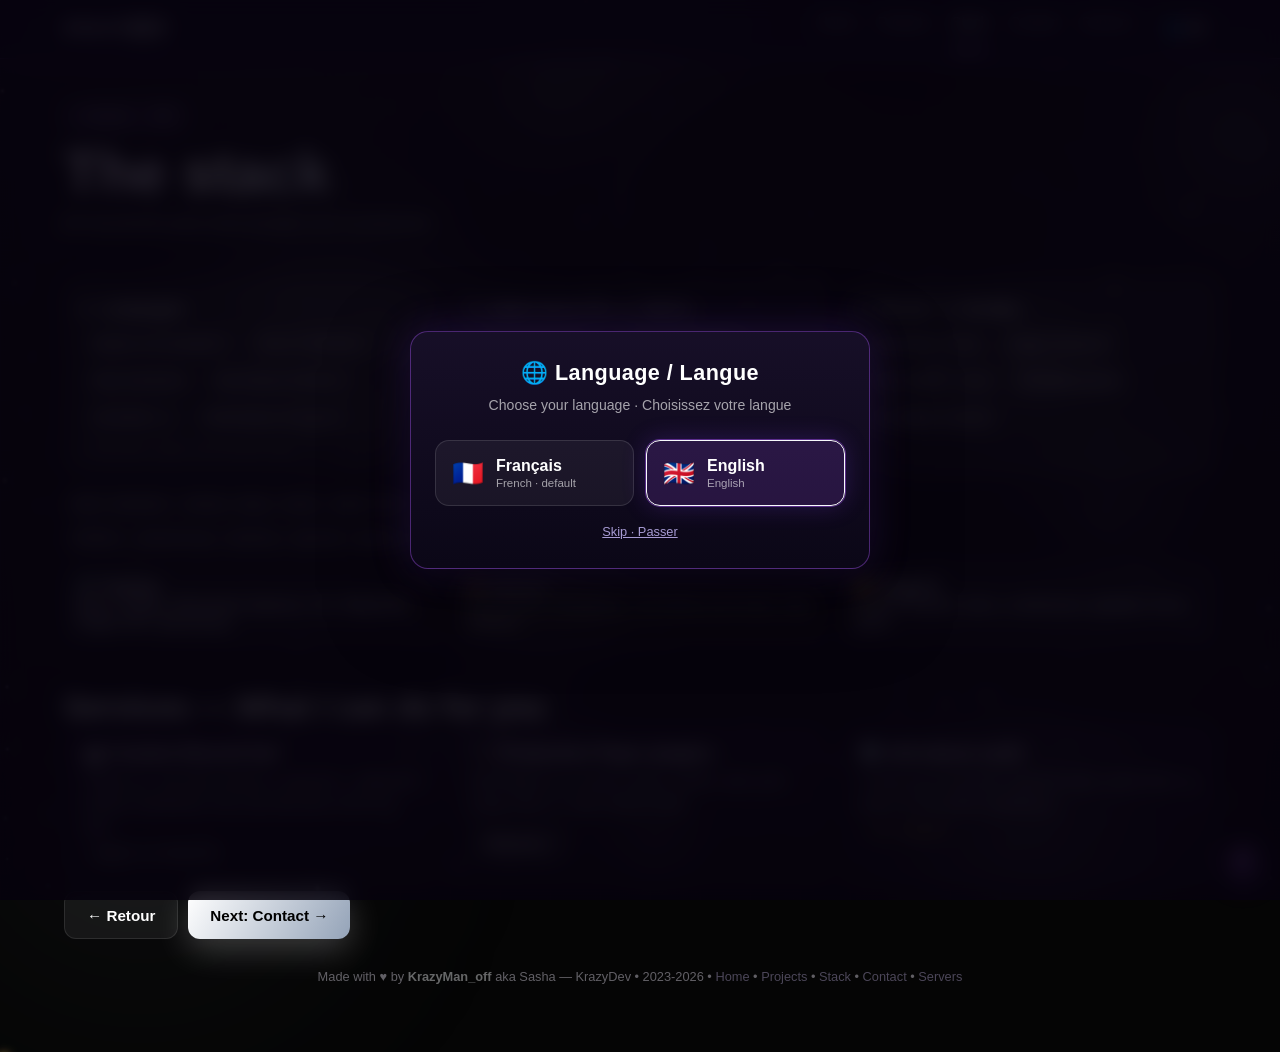
<file: skills.html>
<!DOCTYPE html>
<html lang="fr">
<head>
<meta charset="UTF-8">
<meta name="viewport" content="width=device-width, initial-scale=1.0">
<link rel="icon" href="data:image/svg+xml,<svg xmlns=%27http://www.w3.org/2000/svg%27 viewBox=%270 0 32 32%27><rect width=%2732%27 height=%2732%27 rx=%277%27 fill=%27%23000%27/><text x=%2716%27 y=%2722%27 font-size=%2718%27 text-anchor=%27middle%27 fill=%27white%27 font-family=%27monospace%27>K</text></svg>">
<meta http-equiv="Content-Security-Policy" content="default-src 'self'; script-src 'self'; style-src 'self' 'unsafe-inline' https://fonts.googleapis.com; font-src 'self' https://fonts.gstatic.com; img-src 'self' data:; connect-src 'self' https://formsubmit.co; base-uri 'self'; form-action 'self' https://formsubmit.co; object-src 'none'; upgrade-insecure-requests">
<title>Stack & Services — KrazyDev | Langages, Sécu, Infra</title>
<script src="js/guard.js"></script>
<meta name="description" content="Stack technique KrazyDev : Python 3.13, Java 17, Rust/Axum, cybersécurité, Paper, services.">
<link href="https://fonts.googleapis.com/css2?family=JetBrains+Mono:wght@400;700&family=Plus+Jakarta+Sans:wght@400;600;800&family=Space+Grotesk:wght@400;600;700&display=swap" rel="stylesheet">
<link rel="stylesheet" href="css/style.css">
<link rel="stylesheet" href="css/easter-egg.css?v=3">
<link rel="stylesheet" href="css/theme-bw.css?v=3">
<meta name="theme-color" content="#050505">
<meta name="robots" content="index, follow">
<meta property="og:type" content="website">
<meta property="og:site_name" content="KrazyDev">
<meta property="og:title" content="Stack & Services — KrazyDev">
<meta property="og:description" content="Python 3.13, Java 17, Rust/Axum, cybersécurité, Paper, services.">
<meta property="og:url" content="https://krazyman-off.github.io/krazydev-portfolio/skills.html">
<meta name="twitter:card" content="summary">
<link rel="canonical" href="https://krazyman-off.github.io/krazydev-portfolio/skills.html">
</head>
<body>
<div id="loader"><div class="loader-inner"><div class="loader-logo">KRAZY<span>DEV</span></div><div class="loader-bar"><span></span></div><p>Chargement sécurisé...</p></div></div>
<div id="progress"></div>
<canvas id="particles" style="opacity:.4"></canvas>
<div class="bg"></div><div class="grid-bg"></div><div class="scanline"></div>
<nav><div class="nav-inner"><div class="logo glitch" data-text="KRAZYDEV">KRAZY<span>DEV</span></div><div class="nav-links"><a href="index.html">Accueil</a><a href="projets.html">Projets</a><a href="skills.html" class="active">Stack</a><a href="contact.html">Contact</a><a href="servers.html">Serveurs</a></div></div></nav>

<div class="wrap" role="main" style="padding-top:44px">
  <div class="page-head reveal visible">
    <div class="kicker">/stack — 03</div>
    <h1>La <em>stack</em></h1>
    <p class="subtitle">Pas de buzzwords, juste ce qui tourne en prod.</p>
  </div>

  <!-- SKILLS -->
  <div class="section reveal">
    <div class="skills">
      <div class="skill"><h4>▸ Langages</h4><ul><li>Python 3.13 ★★★★☆</li><li>Java 17 ★★★★☆</li><li>Rust ★★★★★</li><li>SQL/SQLite ★★★★☆</li><li>JS ★★★☆☆</li><li>YAML/Maven ★★★★☆</li></ul><p style="opacity:.5;font-size:.78rem;margin-top:10px">Je code propre, typé, documenté.</p></div>
      <div class="skill"><h4>▸ Cybersécurité & Infra</h4><ul><li>Anti-Raid / Anti-Bot</li><li>Auth & Permissions</li><li>WAL SQLite & Forensics</li><li>Paper Hardening</li><li>Rate-limit & Logs</li><li>Threat → Patch rapide</li></ul></div>
      <div class="skill"><h4>▸ Serveur & DevOps</h4><ul><li>Rust Axum + Tokio</li><li>Tower / Governor</li><li>Gzip / CORS / Trace</li><li>Cloudflare (prod)</li><li>Git • Maven • Docker</li></ul></div>
    </div>
    <div class="tags" style="margin-top:16px"><span class="tag">Rust ★★★★★ — Serde, Axum, tokio, tower-http, tower_governor, tracing</span><span class="tag">Java 17 — Paper API, Spigot, Maven</span><span class="tag">Python — discord.py, aiohttp, sqlite3, matplotlib</span><span class="tag">JS — HTML/CSS vanilla, canvas</span></div>
    <div style="display:grid;grid-template-columns:repeat(3,1fr);gap:12px;margin-top:12px" class="mini-grid">
      <div class="mini"><b>🛠️ Tooling</b><p>Burp, Nmap, Wireshark (bases), Git, Matplotlib, Paper API, discord.py</p></div>
      <div class="mini"><b>📦 Méthode</b><p>Versionnage, changelog, test en prod contrôlée, rollback rapide</p></div>
      <div class="mini"><b>🤝 Support</b><p>Discord actif, doc, mise à jour continue depuis 2023</p></div>
    </div>
  </div>

  <!-- SERVICES -->
  <div class="section reveal">
    <h2>Services — Ce que je peux faire pour toi</h2>
    <div style="display:grid;grid-template-columns:repeat(3,1fr);gap:12px" class="svc-grid">
      <div class="card" style="padding:18px"><h3 style="font-size:1.1rem">🤖 Bot Discord sur-mesure</h3><p style="opacity:.7;font-size:.9rem;margin-top:6px;line-height:1.6">Tickets V2, anti-raid, tempvoc, automod — livré, hébergé, maintenu. Pas un bot qui meurt au 1er raid.</p><p style="font-family:'JetBrains Mono',monospace;font-size:.78rem;color:var(--red);margin-top:8px">→ Devis sur Discord</p></div>
      <div class="card" style="padding:18px"><h3 style="font-size:1.1rem">⛏️ Plugins Paper prod</h3><p style="opacity:.7;font-size:.9rem;margin-top:6px;line-height:1.6">KM-Plugins ou plugin custom : perms, auth, perf. Code Java 17 propre, build Maven.</p><p style="margin-top:8px"><a href="https://discord.gg/45Dc3UZ726" target="_blank" rel="noopener" class="btn btn-ghost" style="height:38px;font-size:.82rem;padding:0 16px">Discord ↗</a></p></div>
      <div class="card" style="padding:18px"><h3 style="font-size:1.1rem">🛡️ Audit anti-abus</h3><p style="opacity:.7;font-size:.9rem;margin-top:6px;line-height:1.6">Je check ton serveur/bot, je trouve les trous, je patch. Retour d'expérience de 3 ans d'attaques réelles.</p><p style="font-family:'JetBrains Mono',monospace;font-size:.78rem;color:#f5c34e;margin-top:8px">→ Sur demande</p></div>
    </div>
  </div>

  <div class="nav-arrows" style="display:flex;gap:10px;margin-top:10px"><button class="btn btn-ghost" data-action="prev">← Retour</button><a href="contact.html" class="btn btn-primary">Suivant : Contact →</a></div>

  <footer>Fait avec ♥ par <b style="color:var(--red)">KrazyMan_off</b> aka Sasha — KrazyDev • 2023-2026 • <a href="index.html">Accueil</a> • <a href="projets.html">Projets</a> • <a href="skills.html">Stack</a> • <a href="contact.html">Contact</a> • <a href="servers.html">Serveurs</a></footer>
</div>

<script src="js/i18n.js"></script>
<script src="js/particles.js?v=2"></script>
<script src="js/easter-egg.js?v=3"></script>
<script src="js/app.js"></script>
</body>
</html>
</file>
<file: css/style.css>
*{margin:0;padding:0;box-sizing:border-box}
:root{--neon:#d946ef;--red:#a855f7;--crimson:#7c3aed;--gold:#f5c34e;--gray:#a79bd4;--gray-2:#6b5f95;--dark:#0b0717;--card:rgba(255,255,255,.05)}
html{scroll-behavior:smooth}
body{font-family:'Plus Jakarta Sans',sans-serif;background:#0b0717;color:#ece7f6;overflow-x:hidden}
.bg{position:fixed;inset:0;z-index:-4;background:
  radial-gradient(1000px 700px at 15% -5%, rgba(168,85,247,.20), transparent 60%),
  radial-gradient(800px 600px at 105% 15%, rgba(124,58,237,.16), transparent 55%),
  radial-gradient(700px 500px at -10% 95%, rgba(245,195,78,.07), transparent 60%),
  linear-gradient(180deg,#0c0719 0%, #140c28 50%, #0e0a1c 100%)}
.noise{position:fixed;inset:0;z-index:0;pointer-events:none;opacity:.04;
  background-image:url('data:image/svg+xml,<svg xmlns="http://www.w3.org/2000/svg" width="120" height="120"><filter id="n"><feTurbulence type="fractalNoise" baseFrequency="0.9" numOctaves="2"/></filter><rect width="120" height="120" filter="url(%23n)" opacity="0.6"/></svg>')}
.vignette{position:fixed;inset:0;z-index:-2;pointer-events:none;background:radial-gradient(ellipse at center, transparent 62%, rgba(8,4,16,.5) 100%)}
.grid-bg{position:fixed;inset:0;z-index:-3;opacity:.07;background-image:linear-gradient(rgba(168,85,247,.5) 1px, transparent 1px), linear-gradient(90deg, rgba(168,85,247,.5) 1px, transparent 1px);background-size:50px 50px;animation:gridMove 20s linear infinite}
@keyframes gridMove{to{transform:translate(50px,50px)}}
/* étincelles d'Esprit — écho au halo violet de Tohka */
.twinkle{position:fixed;inset:0;z-index:-1;pointer-events:none;opacity:.5;
  background-image:
    radial-gradient(1.5px 1.5px at 12% 22%, rgba(245,195,78,.7) 50%, transparent 51%),
    radial-gradient(1px 1px at 68% 12%, rgba(217,70,239,.7) 50%, transparent 51%),
    radial-gradient(1.5px 1.5px at 82% 38%, rgba(168,85,247,.7) 50%, transparent 51%),
    radial-gradient(1px 1px at 35% 62%, rgba(207,180,255,.6) 50%, transparent 51%),
    radial-gradient(1.5px 1.5px at 90% 74%, rgba(245,195,78,.6) 50%, transparent 51%),
    radial-gradient(1px 1px at 20% 86%, rgba(217,70,239,.6) 50%, transparent 51%);
  background-size:380px 380px;animation:twinkle 7s ease-in-out infinite}
@keyframes twinkle{0%,100%{opacity:.32}50%{opacity:.62}}
nav{position:sticky;top:0;z-index:20;backdrop-filter:blur(16px);background:rgba(11,7,23,.8);
  border-bottom:1px solid rgba(168,85,247,.22);box-shadow:0 1px 18px rgba(124,58,237,.18)}
.nav-inner{max-width:1200px;margin:0 auto;padding:14px 24px;display:flex;justify-content:space-between;align-items:center}
.logo{font-family:'Space Grotesk',sans-serif;font-weight:700;letter-spacing:.12em}
.logo span{color:var(--red);text-shadow:0 0 14px rgba(168,85,247,.75);animation:neonPulse 2.2s ease-in-out infinite}
@keyframes neonPulse{0%,100%{text-shadow:0 0 10px rgba(168,85,247,.6)}50%{text-shadow:0 0 22px rgba(168,85,247,1), 0 0 40px rgba(124,58,237,.5)}}
.nav-links{display:flex;gap:22px}
.nav-links a{color:#fff;text-decoration:none;opacity:.62;transition:.2s;font-size:.9rem}
.nav-links a:hover{opacity:1;color:var(--red)}
.hero{max-width:1200px;margin:0 auto;padding:56px 24px 20px;display:grid;grid-template-columns:1.2fr .8fr;gap:28px;align-items:center}
@media(max-width:900px){.hero{grid-template-columns:1fr}}
.kicker{display:inline-flex;gap:8px;align-items:center;background:rgba(168,85,247,.1);border:1px solid rgba(168,85,247,.3);color:var(--red);padding:6px 14px;border-radius:100px;font-family:'JetBrains Mono',monospace;font-size:.78rem;letter-spacing:.08em;animation:fadeDown .6s ease}
h1{font-family:'Space Grotesk',sans-serif;font-size:clamp(2.4rem,6vw,4.2rem);line-height:.95;margin:18px 0 12px}
h1 em{background:linear-gradient(90deg,#fff 15%, var(--red) 40%, var(--crimson) 62%, var(--gray) 85%, #fff 100%);background-size:220% auto;-webkit-background-clip:text;-webkit-text-fill-color:transparent;font-style:normal;animation:gradientShift 5s linear infinite}
@keyframes gradientShift{to{background-position:220% center}}
.glitch{position:relative}
.glitch::before,.glitch::after{content:attr(data-text);position:absolute;inset:0;opacity:0}
.glitch:hover::before{animation:glitch1 .3s infinite;opacity:.7;color:var(--red);clip-path:polygon(0 0,100% 0,100% 45%,0 45%)}
.glitch:hover::after{animation:glitch2 .3s infinite;opacity:.7;color:var(--crimson);clip-path:polygon(0 55%,100% 55%,100% 100%,0 100%)}
@keyframes glitch1{0%{transform:translate(1px,0)}50%{transform:translate(-1px,0)}100%{transform:translate(1px,0)}}
@keyframes glitch2{0%{transform:translate(-1px,0)}50%{transform:translate(1px,0)}100%{transform:translate(-1px,0)}}
.subtitle{opacity:.74;line-height:1.65;max-width:620px}
.scanline{position:fixed;inset:0;pointer-events:none;z-index:1;opacity:.05;background:repeating-linear-gradient(0deg, transparent 0px, transparent 2px, rgba(168,85,247,.6) 3px);animation:scan 8s linear infinite}
@keyframes scan{from{transform:translateY(0)}to{transform:translateY(20px)}}
.hero-cta{display:flex;gap:12px;margin-top:22px;flex-wrap:wrap}
.btn{height:48px;padding:0 22px;border-radius:12px;border:none;font-weight:800;cursor:pointer;transition:transform .15s, box-shadow .15s;display:inline-flex;align-items:center;justify-content:center;text-decoration:none;font-family:'Plus Jakarta Sans',sans-serif;font-size:.95rem}
.btn:hover{transform:translateY(-2px)}
.btn-primary{background:linear-gradient(120deg,var(--red),var(--crimson));color:#130b22;box-shadow:0 10px 30px rgba(124,58,237,.38)}
.btn-ghost{background:rgba(255,255,255,.06);border:1px solid rgba(255,255,255,.1);color:#fff}
.terminal{background:rgba(19,12,34,.92);border:1px solid rgba(168,85,247,.18);border-radius:18px;overflow:hidden;box-shadow:0 20px 60px rgba(0,0,0,.5);transform:translateY(0);animation:floatCard 6s ease-in-out infinite}
@keyframes floatCard{0%,100%{transform:translateY(0)}50%{transform:translateY(-6px)}}
.term-head{height:38px;background:rgba(255,255,255,.04);display:flex;align-items:center;gap:8px;padding:0 14px;border-bottom:1px solid rgba(168,85,247,.12)}
.dot{width:12px;height:12px;border-radius:50%}
.term-body{padding:18px 16px;font-family:'JetBrains Mono',monospace;font-size:.86rem;line-height:1.7;color:#c8bcdc}
.term-body b{color:var(--red)}
.wrap{max-width:1200px;margin:0 auto;padding:0 24px 60px}
.section{margin-top:44px}
.section h2{font-family:'Space Grotesk',sans-serif;font-size:1.9rem;background:linear-gradient(90deg,#fff, var(--gray));-webkit-background-clip:text;-webkit-text-fill-color:transparent}
.lead{opacity:.6;margin:6px 0 16px}
.reveal{opacity:0;transform:translateY(18px);transition:opacity .6s ease, transform .6s ease}
.reveal.visible{opacity:1;transform:translateY(0)}
.stats{display:grid;grid-template-columns:repeat(4,1fr);gap:12px;margin-top:18px}
@media(max-width:700px){.stats{grid-template-columns:repeat(2,1fr)}}
.stat{background:var(--card);border:1px solid rgba(168,85,247,.12);border-radius:16px;padding:16px;text-align:center;transition:transform .2s, border-color .2s}
.stat:hover{transform:translateY(-4px);border-color:rgba(168,85,247,.4)}
.stat b{font-size:1.8rem;color:var(--red);display:block;text-shadow:0 0 14px rgba(168,85,247,.5)}
.stat span{font-size:.75rem;letter-spacing:.1em;text-transform:uppercase;opacity:.6}
.projects{display:grid;gap:18px}
.card{background:linear-gradient(180deg, rgba(168,85,247,.06), rgba(255,255,255,.02));border:1px solid rgba(168,85,247,.14);border-radius:20px;overflow:hidden;transition:transform .25s, box-shadow .25s, border-color .25s}
.card:hover{transform:translateY(-6px);border-color:rgba(168,85,247,.5);box-shadow:0 20px 50px rgba(0,0,0,.4), 0 0 34px rgba(124,58,237,.16)}
.card-head{padding:22px 22px 0;display:flex;justify-content:space-between;gap:12px;flex-wrap:wrap}
.badge{padding:5px 10px;border-radius:100px;font-size:.75rem;font-weight:800}
.badge-maintenu{background:rgba(217,70,239,.14);color:#f0a1fa;border:1px solid rgba(217,70,239,.34)}
.badge-confidentiel{background:rgba(245,195,78,.14);color:var(--gold);border:1px solid rgba(245,195,78,.3)}
.badge-public{background:rgba(167,155,212,.14);color:#cfc4ee;border:1px solid rgba(167,155,212,.32)}
.badge-stress{background:rgba(56,239,125,.12);color:#5cf09a;border:1px solid rgba(56,239,125,.35)}
.badge-dev{background:rgba(245,195,78,.14);color:var(--gold);border:1px solid rgba(245,195,78,.32)}
.tags{display:flex;gap:8px;flex-wrap:wrap;margin:12px 0}
.tag{font-family:'JetBrains Mono',monospace;font-size:.75rem;background:rgba(255,255,255,.06);border:1px solid rgba(255,255,255,.08);padding:5px 10px;border-radius:100px;transition:.2s}
.tag:hover{background:rgba(168,85,247,.14);border-color:rgba(168,85,247,.34)}
.links{display:flex;gap:10px;flex-wrap:wrap;margin-top:14px}
.links a{font-size:.85rem;font-weight:700;text-decoration:none;padding:8px 14px;border-radius:10px;border:1px solid rgba(255,255,255,.1);background:rgba(255,255,255,.05);color:#fff;transition:.2s}
.links a:hover{background:rgba(255,255,255,.12)}
.links a.primary{background:linear-gradient(120deg,var(--red),var(--crimson));color:#fff}
.subgrid{display:grid;grid-template-columns:repeat(3,1fr);gap:10px;margin-top:14px}
@media(max-width:900px){.subgrid{grid-template-columns:repeat(2,1fr)}}
@media(max-width:560px){.subgrid{grid-template-columns:1fr}}
.mini{background:rgba(255,255,255,.04);border:1px solid rgba(255,255,255,.07);border-radius:14px;padding:12px;transition:.2s}
.mini:hover{background:rgba(168,85,247,.08);transform:translateY(-2px)}
.plg-ico{width:44px;height:44px;border-radius:50%;flex-shrink:0;object-fit:contain;filter:drop-shadow(0 0 8px rgba(168,85,247,.3));transition:filter .25s}
.card:hover .plg-ico{filter:drop-shadow(0 0 14px rgba(168,85,247,.55))}
.st-chips{display:flex;gap:8px;flex-wrap:wrap;margin-top:12px;align-items:center}
.st-chip{display:inline-flex;align-items:center;gap:6px;background:rgba(255,255,255,.05);border:1px solid rgba(255,255,255,.1);border-radius:100px;padding:4px 11px;font-family:'JetBrains Mono',monospace;font-size:.72rem;color:#cfc4ee;cursor:help;transition:.2s}
.st-chip img{width:15px;height:15px;object-fit:contain}
.st-chip:hover{border-color:rgba(168,85,247,.45);background:rgba(168,85,247,.09)}
.st-chip-ok img{filter:drop-shadow(0 0 4px rgba(56,239,125,.4))}
.st-chip-no img{filter:drop-shadow(0 0 4px rgba(168,85,247,.45))}

/* ==== BENCHMARKS ==== */
.bench-grid{display:grid;grid-template-columns:repeat(3,1fr);gap:8px;margin-top:12px}
.bench{background:rgba(11,7,23,.5);border:1px solid rgba(168,85,247,.2);border-radius:12px;padding:10px 8px;text-align:center;transition:border-color .25s, background .25s}
.bench:hover{border-color:rgba(168,85,247,.55);background:rgba(168,85,247,.09)}
.bench b{display:block;font-size:1.15rem;color:var(--red);text-shadow:0 0 12px rgba(168,85,247,.5);font-family:'JetBrains Mono',monospace}
.bench span{display:block;font-size:.66rem;letter-spacing:.08em;text-transform:uppercase;opacity:.55;margin-top:3px}
/* ==== DOWNLOAD ==== */
.dl-wrap{margin-top:14px;display:flex;align-items:center;justify-content:space-between;gap:10px;flex-wrap:wrap;border-top:1px dashed rgba(255,255,255,.06);padding-top:14px}
.dl-btn{display:inline-flex;align-items:center;gap:8px;padding:10px 18px;border-radius:10px;font-family:'JetBrains Mono',monospace;font-size:.8rem;font-weight:700;text-decoration:none;background:linear-gradient(120deg,var(--red),var(--crimson));color:#fff;box-shadow:0 8px 24px rgba(124,58,237,.36);transition:.2s;cursor:pointer}
.dl-btn:hover{transform:translateY(-2px);box-shadow:0 12px 30px rgba(124,58,237,.5)}
.dl-btn.disabled{background:rgba(255,255,255,.05);border:1px solid rgba(255,255,255,.12);color:#6b5f95;box-shadow:none;cursor:not-allowed;pointer-events:none}
.dl-btn.disabled:hover{transform:none;box-shadow:none}

/* ==== DOWNLOAD MODAL (style Modrinth) ==== */
.dl-backdrop{position:fixed;inset:0;z-index:1000;background:rgba(6,3,14,.82);backdrop-filter:blur(8px);display:flex;align-items:center;justify-content:center;opacity:0;visibility:hidden;transition:opacity .25s, visibility .25s;padding:20px}
.dl-backdrop.open{opacity:1;visibility:visible}
.dl-pop{width:min(600px,100%);max-height:90vh;overflow:auto;background:linear-gradient(180deg,rgba(23,15,40,.98),rgba(11,7,23,.98));border:1px solid rgba(168,85,247,.4);border-radius:18px;box-shadow:0 30px 80px rgba(0,0,0,.6), 0 0 40px rgba(124,58,237,.22);transform:translateY(14px);transition:transform .25s;color:#fff}
.dl-backdrop.open .dl-pop{transform:translateY(0)}
.dl-pop-head{display:flex;gap:14px;align-items:center;padding:20px 22px 14px;border-bottom:1px solid rgba(255,255,255,.06)}
.dl-pop-head img{width:46px;height:46px;border-radius:50%;object-fit:contain;filter:drop-shadow(0 0 8px rgba(168,85,247,.35))}
.dl-pop-head h3{font-size:1.25rem;letter-spacing:.02em}
.dl-pop-head .dl-x{margin-left:auto;background:rgba(255,255,255,.05);border:1px solid rgba(255,255,255,.12);color:#cfc4ee;width:34px;height:34px;border-radius:10px;cursor:pointer;font-size:1rem;transition:.2s;font-family:'Plus Jakarta Sans',sans-serif}
.dl-pop-head .dl-x:hover{background:rgba(168,85,247,.16);border-color:rgba(168,85,247,.45);color:#fff}
.dl-pop-body{padding:18px 22px 24px}
.dl-lbl{font-family:'JetBrains Mono',monospace;font-size:.68rem;letter-spacing:.14em;text-transform:uppercase;color:var(--gray);margin:0 0 9px;display:flex;align-items:center;gap:8px}
.dl-lbl::after{content:"";flex:1;height:1px;background:linear-gradient(90deg,rgba(255,255,255,.14),transparent)}
.dl-plats{display:grid;grid-template-columns:1fr 1fr;gap:10px;margin-bottom:6px}
@media(max-width:520px){.dl-plats{grid-template-columns:1fr}}
.dl-plat{background:rgba(255,255,255,.04);border:1px solid rgba(255,255,255,.1);border-radius:12px;padding:13px 14px;cursor:pointer;transition:.2s;position:relative}
.dl-plat:hover{border-color:rgba(168,85,247,.4);background:rgba(168,85,247,.07)}
.dl-plat.active{border-color:var(--red);background:rgba(168,85,247,.12);box-shadow:0 0 0 1px rgba(168,85,247,.45), 0 0 24px rgba(124,58,237,.2)}
.dl-plat.active::after{content:"✓";position:absolute;top:10px;right:12px;color:var(--red);font-weight:800}
.dl-plat b{display:block;font-size:.9rem;font-weight:800}
.dl-plat small{display:block;font-size:.72rem;opacity:.55;margin-top:3px;font-family:'JetBrains Mono',monospace}
.dl-vers{margin-top:16px}
.dl-gv{display:flex;gap:10px;flex-wrap:wrap}
.dl-ver{background:rgba(167,155,212,.08);border:1px solid rgba(167,155,212,.34);border-radius:10px;padding:9px 16px;cursor:pointer;font-family:'JetBrains Mono',monospace;font-size:.82rem;transition:.2s;color:#cfc4ee}
.dl-ver:hover{border-color:rgba(168,85,247,.7);background:rgba(168,85,247,.16)}
.dl-ver.active{background:rgba(168,85,247,.18);border-color:var(--red);color:var(--red)}
.dl-proxy{margin-top:16px}
.dl-proxy select{width:100%;background:rgba(11,7,23,.9);border:1px solid rgba(255,255,255,.14);border-radius:10px;padding:11px 14px;color:#fff;font-family:'JetBrains Mono',monospace;font-size:.85rem;transition:.2s;cursor:pointer}
.dl-proxy select:focus{border-color:var(--red);outline:none;box-shadow:0 0 0 3px rgba(168,85,247,.18)}
.dl-sum{margin-top:16px;display:flex;align-items:center;justify-content:space-between;gap:10px;background:rgba(168,85,247,.07);border:1px dashed rgba(168,85,247,.34);border-radius:12px;padding:11px 14px;font-family:'JetBrains Mono',monospace;font-size:.74rem}
.dl-sum .f{color:var(--red);word-break:break-all}
.dl-sum .m{opacity:.6;text-align:right;white-space:nowrap}
.dl-build{width:100%;height:50px;margin-top:16px;font-size:.95rem;letter-spacing:.04em;border:none;display:flex;align-items:center;justify-content:center;gap:8px}
.dl-build[disabled]{cursor:not-allowed;filter:grayscale(.6);opacity:.7}
.dl-pop-foot{padding:0 22px 20px;display:flex;flex-direction:column;gap:10px}
.dl-big{display:block;width:100%;text-align:center;padding:14px;border-radius:12px;background:linear-gradient(120deg,var(--red),var(--crimson));color:#fff;font-family:'JetBrains Mono',monospace;font-weight:700;letter-spacing:.05em;border:none;cursor:pointer;box-shadow:0 10px 26px rgba(124,58,237,.4);transition:.2s;font-size:.9rem}
.dl-big:hover{transform:translateY(-2px);box-shadow:0 14px 34px rgba(124,58,237,.55)}
.dl-coming{display:flex;align-items:center;gap:10px;padding:14px 16px;border:1px dashed rgba(245,195,78,.42);background:rgba(245,195,78,.09);border-radius:12px;color:var(--gold);font-family:'JetBrains Mono',monospace;font-size:.82rem}
.skills{display:grid;grid-template-columns:repeat(3,1fr);gap:12px}
@media(max-width:800px){.skills{grid-template-columns:1fr}}
.skill{background:var(--card);border:1px solid rgba(168,85,247,.12);border-radius:16px;padding:18px}
.skill h4{color:var(--red);font-family:'JetBrains Mono',monospace;margin-bottom:10px}
.skill ul{list-style:none;display:flex;flex-wrap:wrap;gap:8px}
.skill li{background:rgba(255,255,255,.06);border:1px solid rgba(255,255,255,.06);padding:6px 10px;border-radius:100px;font-size:.82rem}
.timeline{border-left:2px solid rgba(168,85,247,.3);margin-left:8px;padding-left:18px;display:grid;gap:14px}
.tl-item{position:relative}
.tl-item::before{content:"";position:absolute;left:-26px;top:6px;width:10px;height:10px;border-radius:50%;background:var(--red);box-shadow:0 0 12px var(--red)}
.cta{background:linear-gradient(135deg, rgba(124,58,237,.16), rgba(167,155,212,.08));border:1px solid rgba(168,85,247,.26);border-radius:20px;padding:24px;display:flex;justify-content:space-between;gap:16px;flex-wrap:wrap;align-items:center}
#particles{position:fixed;inset:0;pointer-events:none;z-index:-1;opacity:.55;filter:saturate(1.2)}
.typewriter{border-right:2px solid var(--red);animation:blink .7s infinite}
@keyframes blink{50%{border-color:transparent}}
@keyframes fadeDown{from{opacity:0;transform:translateY(-10px)}to{opacity:1;transform:translateY(0)}}
#loader{position:fixed;inset:0;z-index:100;background:#0b0717;display:flex;align-items:center;justify-content:center;transition:opacity .6s ease, visibility .6s}
#loader.hide{opacity:0;visibility:hidden}
.loader-inner{text-align:center}
.loader-logo{font-family:'Space Grotesk',sans-serif;font-weight:800;letter-spacing:.18em;font-size:1.6rem}
.loader-logo span{color:var(--red);text-shadow:0 0 16px rgba(168,85,247,.85)}
.loader-bar{width:220px;height:3px;background:rgba(255,255,255,.08);border-radius:100px;margin:14px auto;overflow:hidden}
.loader-bar span{display:block;height:100%;width:0;background:linear-gradient(90deg,var(--red),var(--crimson));animation:load 1.2s ease forwards;box-shadow:0 0 10px var(--red)}
@keyframes load{to{width:100%}}
#progress{position:fixed;top:0;left:0;height:2px;width:0;background:linear-gradient(90deg,var(--red),var(--crimson));z-index:99;box-shadow:0 0 8px var(--red);transition:width .1s}
.marquee{overflow:hidden;white-space:nowrap;border-top:1px solid rgba(168,85,247,.14);border-bottom:1px solid rgba(168,85,247,.14);background:rgba(168,85,247,.05);padding:8px 0}
.marquee-track{display:inline-flex;animation:marquee 18s linear infinite}
.marquee-track span{font-family:'JetBrains Mono',monospace;font-size:.78rem;letter-spacing:.14em;opacity:.45;padding-right:24px}
@keyframes marquee{from{transform:translateX(0)}to{transform:translateX(-50%)}}
.card{position:relative}
.card::before{content:"";position:absolute;inset:0;border-radius:20px;padding:1px;background:linear-gradient(90deg,transparent,var(--red),var(--gold),transparent);mask:linear-gradient(#fff 0 0) content-box, linear-gradient(#fff 0 0);mask-composite:exclude;opacity:0;transition:opacity .3s;pointer-events:none}
.card:hover::before{opacity:.45}
/* coins brackets type HUD cyber */
.card::after,.page-card::after{content:"";position:absolute;top:6px;right:6px;bottom:6px;left:6px;pointer-events:none;opacity:0;transition:opacity .3s;
  background-image:
    linear-gradient(var(--red),var(--red)),linear-gradient(var(--red),var(--red)),linear-gradient(var(--red),var(--red)),linear-gradient(var(--red),var(--red)),
    linear-gradient(var(--red),var(--red)),linear-gradient(var(--red),var(--red)),linear-gradient(var(--red),var(--red)),linear-gradient(var(--red),var(--red));
  background-repeat:no-repeat;background-size:16px 2px,2px 16px,16px 2px,2px 16px,16px 2px,2px 16px,16px 2px,2px 16px;
  background-position:0 0,0 0,100% 0,100% 0,0 100%,0 100%,100% 100%,100% 100%}
.card:hover::after,.page-card:hover::after{opacity:1}
.tilt{transform-style:preserve-3d;will-change:transform}
.cursor-dot{position:fixed;width:8px;height:8px;background:var(--gold);border-radius:50%;pointer-events:none;z-index:9999;mix-blend-mode:screen;box-shadow:0 0 10px var(--gold);opacity:.8;transition:transform .08s}
footer{opacity:.4;text-align:center;padding:30px 0 10px;font-size:.8rem}
.meta{font-family:'JetBrains Mono',monospace;font-size:.78rem;opacity:.6;margin-top:4px}
.files{font-family:'JetBrains Mono',monospace;font-size:.72rem;color:var(--red);margin-top:6px}

/* ===== MULTI-PAGES ===== */
.nav-links a.active{opacity:1;color:var(--red);position:relative}
.nav-links a.active::after{content:"";position:absolute;left:0;right:0;bottom:-6px;height:2px;background:linear-gradient(90deg,var(--red),var(--crimson));border-radius:2px;box-shadow:0 0 8px rgba(168,85,247,.7)}
.page-head h1{font-size:clamp(2.2rem,5vw,3.6rem);margin:14px 0 10px}
.page-head h1 em{background:linear-gradient(90deg,#fff 15%, var(--red) 45%, var(--crimson) 70%, var(--gray) 95%);background-size:220% auto;-webkit-background-clip:text;-webkit-text-fill-color:transparent;font-style:normal;animation:gradientShift 5s linear infinite}
.page-head{margin-bottom:10px}
.page-grid{display:grid;grid-template-columns:repeat(2,1fr);gap:16px}
@media(max-width:800px){.page-grid{grid-template-columns:1fr}}
.page-card{position:relative;display:block;background:linear-gradient(180deg,rgba(168,85,247,.07),rgba(255,255,255,.02));border:1px solid rgba(168,85,247,.16);border-radius:20px;padding:26px 22px;text-decoration:none;color:#fff;overflow:hidden;transition:transform .25s, box-shadow .25s, border-color .25s}
.page-card::hover-glow{}
.page-card:hover{transform:translateY(-6px);border-color:rgba(168,85,247,.55);box-shadow:0 20px 50px rgba(0,0,0,.4), 0 0 34px rgba(124,58,237,.18)}
.pc-num{font-family:'JetBrains Mono',monospace;font-size:.78rem;color:var(--red);letter-spacing:.15em;opacity:.8}
.page-card h3{font-family:'Space Grotesk',sans-serif;font-size:1.5rem;margin:12px 0 8px}
.page-card p{opacity:.65;font-size:.92rem;line-height:1.6}
.pc-go{display:inline-block;margin-top:16px;font-weight:800;font-size:.85rem;color:var(--red);transition:transform .2s}
.page-card:hover .pc-go{transform:translateX(4px);color:#fff}
.links-a{font-size:.85rem;font-weight:800;color:var(--red);text-decoration:none;border:1px solid rgba(168,85,247,.42);padding:8px 14px;border-radius:10px;transition:.2s}
.links-a:hover{background:rgba(168,85,247,.14)}
.nav-arrows a.btn{display:inline-flex;align-items:center;text-decoration:none;justify-content:center}
footer a{color:#b6a9d6;text-decoration:none}
footer a:hover{color:var(--red)}
/* ===== FORMULAIRE CONTACT ===== */
.form-grid{display:grid;grid-template-columns:1fr 1fr;gap:16px}
@media(max-width:600px){.form-grid{grid-template-columns:1fr}}
.form-field label{display:block;font-family:'JetBrains Mono',monospace;font-size:.75rem;letter-spacing:.08em;text-transform:uppercase;color:var(--gray);margin-bottom:6px}
.form-field input,.form-field textarea{width:100%;background:rgba(11,7,23,.85);border:1px solid rgba(255,255,255,.12);border-radius:12px;padding:13px 14px;color:#fff;font-family:'Plus Jakarta Sans',sans-serif;font-size:.95rem;transition:border-color .2s, box-shadow .2s;outline:none}
.form-field input:focus,.form-field textarea:focus{border-color:var(--red);box-shadow:0 0 0 3px rgba(168,85,247,.16), 0 0 20px rgba(124,58,237,.14)}
.form-field textarea{resize:vertical;min-height:120px}
.form-field input::placeholder,.form-field textarea::placeholder{color:rgba(167,155,212,.55)}
.form-actions{display:flex;align-items:center;gap:16px;margin-top:20px;flex-wrap:wrap}
.form-actions .btn{height:50px}
.form-note{font-size:.78rem;opacity:.55;flex:1;min-width:200px}
@media(max-width:700px){
  .two-col,.feat-grid,.cta-grid,.why-grid,.mini-grid,.svc-grid{grid-template-columns:1fr !important}
}
.card-body b{color:#fff}

/* ===== I18N (sélecteur de langue) ===== */
#lang-toggle{background:none;border:1px solid rgba(255,255,255,.16);color:#fff;border-radius:100px;padding:6px 12px;font-family:'JetBrains Mono',monospace;font-size:.78rem;font-weight:700;cursor:pointer;display:inline-flex;align-items:center;gap:6px;transition:.2s;white-space:nowrap}
#lang-toggle:hover{border-color:rgba(168,85,247,.6);color:var(--red);box-shadow:0 0 12px rgba(124,58,237,.18)}
#lang-picker{position:fixed;inset:0;z-index:2000;background:rgba(6,3,14,.85);backdrop-filter:blur(10px);display:flex;align-items:center;justify-content:center;padding:20px;opacity:0;visibility:hidden;transition:opacity .25s, visibility .25s}
#lang-picker.open{opacity:1;visibility:visible}
.lang-box{width:min(460px,100%);background:linear-gradient(180deg,rgba(23,15,40,.99),rgba(11,7,23,.99));border:1px solid rgba(168,85,247,.4);border-radius:18px;box-shadow:0 30px 80px rgba(0,0,0,.6), 0 0 40px rgba(124,58,237,.22);padding:28px 24px;color:#fff;text-align:center;transform:translateY(14px);transition:transform .25s}
#lang-picker.open .lang-box{transform:translateY(0)}
.lang-box h3{font-family:'Space Grotesk',sans-serif;font-size:1.35rem;letter-spacing:.02em}
.lang-box p{opacity:.62;font-size:.88rem;margin-top:8px;line-height:1.6}
.lang-choices{display:grid;grid-template-columns:1fr 1fr;gap:12px;margin-top:24px}
.lang-btn{display:flex;align-items:center;gap:12px;padding:16px;border-radius:14px;cursor:pointer;border:1px solid rgba(255,255,255,.12);background:rgba(255,255,255,.05);color:#fff;font-weight:800;font-size:1rem;transition:.2s;text-align:left;font-family:'Plus Jakarta Sans',sans-serif}
.lang-btn:hover{border-color:rgba(168,85,247,.55);background:rgba(168,85,247,.13)}
.lang-btn.suggested{border-color:var(--red);background:rgba(168,85,247,.17);box-shadow:0 0 0 1px rgba(168,85,247,.45), 0 0 24px rgba(124,58,237,.24)}
.lang-btn .f{font-size:1.6rem}
.lang-btn small{display:block;font-size:.72rem;opacity:.6;font-weight:500;margin-top:2px}
.lang-skip{margin-top:18px;background:none;border:none;color:var(--gray);cursor:pointer;font-size:.8rem;text-decoration:underline;font-family:'Plus Jakarta Sans',sans-serif}
.lang-skip:hover{color:var(--red)}

/* ===== RESPONSIVE FIXES ===== */
@media(max-width:900px){.subgrid{grid-template-columns:repeat(2,1fr) !important}}
@media(max-width:560px){.subgrid{grid-template-columns:1fr !important}}
@media(max-width:640px){
  .nav-inner{padding:12px 16px}
  .nav-links{gap:10px}
  .nav-links a{font-size:.8rem}
  .wrap,.hero{padding-left:16px;padding-right:16px}
  #lang-toggle{padding:5px 9px;font-size:.72rem}
  .dl-pop-head{padding:16px 16px 12px}
  .dl-pop-body{padding:16px 16px 18px}
  .dl-pop-foot{padding:0 16px 16px}
  .dl-sum{flex-direction:column;align-items:flex-start}
  .dl-sum .m{white-space:normal;text-align:left;word-break:break-all}
  .dl-big{font-size:.85rem}
  .dl-wrap{gap:8px}
  .bench-grid{gap:6px}
  .bench span{letter-spacing:.04em}
  .bench b{font-size:1.02rem}
  .lang-choices{grid-template-columns:1fr}
}
/* TV / très grand écran */
@media(min-width:1600px){
  .wrap,.hero{max-width:1440px}
  body{font-size:1.05rem}
  .hero h1{font-size:clamp(2.6rem,5vw,5.2rem)}
}
</file>
<file: css/easter-egg.css>
/* ===== EASTER EGG — Tohka Yatogami ===== */

/* === Spirit Crystal (fragment détaillé) — semi-visible === */
.spirit-crystal{
  position:fixed;bottom:20px;right:20px;z-index:50;
  width:36px;height:36px;cursor:pointer;
  opacity:.55;transition:opacity .4s ease, transform .4s ease, filter .8s ease;
  filter:drop-shadow(0 2px 8px rgba(168,85,247,.7)) drop-shadow(0 0 16px rgba(217,70,239,.35));
}
.spirit-crystal:hover{opacity:1;transform:scale(1.22);filter:drop-shadow(0 0 14px rgba(168,85,247,.95)) drop-shadow(0 0 30px rgba(217,70,239,.55))}
.spirit-crystal .sigil{width:100%;height:100%;display:block;animation:slowFloat 5s ease-in-out infinite}
.spirit-crystal .sigil svg{width:100%;height:100%;display:block;overflow:visible;animation:sigilGlow 3.5s ease-in-out infinite}
@keyframes slowFloat{0%,100%{transform:translateY(0)}50%{transform:translateY(-6px)}}
@keyframes sigilGlow{0%,100%{filter:drop-shadow(0 0 4px rgba(168,85,247,.4))}50%{filter:drop-shadow(0 0 10px rgba(168,85,247,.9)) drop-shadow(0 0 18px rgba(217,70,239,.4))}}

/* halo dormant */
.spirit-crystal::after{
  content:"";position:absolute;inset:-5px;border-radius:50%;
  border:1px solid rgba(168,85,247,.28);opacity:.5;
  animation:idleRing 4s ease-in-out infinite;pointer-events:none;
}
@keyframes idleRing{0%,100%{opacity:.12;transform:scale(.88)}50%{opacity:.5;transform:scale(1.08)}}

/* === Phase 1 : éveil progressif (aucune animation de transform sur le bloc : le vol reste fluide) === */
.spirit-crystal.wake{filter:brightness(1.55) drop-shadow(0 0 12px rgba(168,85,247,.9))}
.spirit-crystal.charge{opacity:1}
.spirit-crystal.charge::after{animation:idleRing .9s ease-in-out infinite;border-color:rgba(245,195,78,.55)}
.spirit-crystal.charge .sigil{animation:sigilCharge 1.2s ease-in-out infinite alternate}
.spirit-crystal.charge .sigil svg{animation:none}
@keyframes sigilCharge{from{transform:scale(1) rotate(0)}to{transform:scale(1.14) rotate(160deg)}}
/* === Phase 2 : ascension (rotation douce pendant le vol) === */
.spirit-crystal.flying .sigil{animation:sigilFlySpin 1.6s linear forwards}
@keyframes sigilFlySpin{to{transform:rotate(540deg)}}
/* === Phase 3b : tension (le cristal brille avant de craquer) === */
.spirit-crystal.strained{filter:brightness(1.8) drop-shadow(0 0 18px rgba(245,195,78,.7))}

/* === Phase 3 : fissures progressives (SVG injecté au clic) === */
.crystal-cracks{position:absolute;inset:-10px;opacity:0;pointer-events:none;z-index:2;transition:opacity .4s ease}
.crystal-cracks.on{opacity:1}
.crystal-cracks svg{width:100%;height:100%;display:block;overflow:visible;transition:filter .6s ease}
.crystal-cracks.hot svg{filter:drop-shadow(0 0 4px rgba(245,195,78,.9))}
.crystal-cracks .crack{stroke-dasharray:90;stroke-dashoffset:90;opacity:0}
.crystal-cracks.on .crack{animation:crackDraw .55s cubic-bezier(.3,.7,.4,1) forwards;animation-delay:var(--cd,0s)}
@keyframes crackDraw{to{stroke-dashoffset:0;opacity:1}}

/* === Phase 4 : tremblement progressif (amplitude croissante) === */
.spirit-crystal.tremble-light{animation:trembleLight .32s ease-in-out infinite}
@keyframes trembleLight{
  0%,100%{transform:translate(0,0) scale(9.02)}
  50%{transform:translate(1px,-1px) scale(9.05) rotate(.3deg)}}
.spirit-crystal.tremble-heavy{animation:trembleHeavy .13s linear infinite}
@keyframes trembleHeavy{
  0%{transform:translate(-3px,2px) scale(8.95) rotate(-1deg)}
  50%{transform:translate(3px,-3px) scale(9.12) rotate(1deg)}
  100%{transform:translate(-3px,2px) scale(8.95) rotate(-.5deg)}}

/* === Phase 5b : dissolution douce (pas de disparition brutale) === */
.spirit-crystal.dissolve{opacity:0;transform:scale(10.6);filter:brightness(2.6) blur(3px);pointer-events:none}

/* === NOUVEAU SYSTEME D'ANIMATION === */
.spirit-crystal .sigil{transition:opacity .25s ease, transform .25s ease}
.spirit-crystal.flying .sigil{animation:sigilFlySpin 1.1s cubic-bezier(.6,0,.3,1) forwards}
@keyframes sigilFlySpin{from{transform:rotate(0)}to{transform:rotate(720deg)}}
.spirit-crystal.sharded .sigil,.spirit-crystal.sharded .crystal-cracks{opacity:0;transform:scale(.05) rotate(200deg)}

/* anneaux d'énergie */
.sigil-ring{position:fixed;z-index:60;pointer-events:none;border-radius:50%;
  border:2px solid rgba(217,70,239,.75);opacity:0;transform:translate(-50%,-50%)}
.sigil-ring.gold{border-color:rgba(245,195,78,.85)}
.sigil-ring.ring{animation:ringExpand var(--dur,.7s) ease-out forwards}
@keyframes ringExpand{0%{width:0;height:0;opacity:.95}70%{opacity:.6}100%{width:var(--s1,160px);height:var(--s1,160px);opacity:0}}

/* étincelles */
.eg-spark{position:fixed;z-index:60;pointer-events:none;width:var(--s,3px);height:var(--s,3px);
  border-radius:50%;background:var(--clr,#a855f7);opacity:0;transform:translate(-50%,-50%);
  box-shadow:0 0 var(--s,3px) var(--clr,#a855f7)}
.eg-spark.anim{animation:sparkFly var(--dur,.6s) ease-out forwards}
@keyframes sparkFly{
  0%{opacity:1}
  100%{transform:translate(calc(-50% + var(--dx,0px)), calc(-50% + var(--dy,0px))) scale(.1);opacity:0}}

/* éclats (fragments volants) */
.eg-shard{position:fixed;z-index:60;pointer-events:none;width:var(--w,16px);height:var(--h,22px);
  background:var(--bg,linear-gradient(135deg,#d946ef,#7c3aed));opacity:0;transform:translate(-50%,-50%);
  clip-path:polygon(45% 0, 100% 22%, 82% 100%, 22% 74%, 0 30%);
  box-shadow:0 0 8px rgba(168,85,247,.5)}
.eg-shard.anim{animation:shardFly var(--dur,1.3s) cubic-bezier(.18,.7,.36,1) forwards}
@keyframes shardFly{
  0%{opacity:1;transform:translate(-50%,-50%) rotate(0) scale(1)}
  100%{opacity:0;transform:translate(calc(-50% + var(--dx,0px)), calc(-50% + var(--dy,0px))) rotate(var(--rot,360deg)) scale(var(--sc,.5))}}

/* === Flash plein écran final === */
#eg-flash{position:fixed;inset:0;z-index:2000;pointer-events:none;opacity:0;transition:opacity .25s ease;
  background:radial-gradient(circle at center, #fff 0%, rgba(245,195,78,.55) 25%, rgba(168,85,247,.95) 55%, rgba(11,7,23,0) 100%)}
#eg-flash.on{opacity:1}
#eg-flash.off{opacity:0;transition:opacity 1.2s ease}

/* === Fissures réalistes : le cristal se fend en morceaux, la lumière jaillit === */
.split-glow{position:absolute;inset:-6px;z-index:1;opacity:0;transition:opacity 1.2s ease;pointer-events:none;
  background:radial-gradient(circle at 50% 45%, #fff 0%, #f5c34e 26%, #d946ef 55%, rgba(168,85,247,.45) 74%, transparent 86%);
  filter:blur(1.5px)}
.split-glow.on{opacity:.95}
.sp-piece{position:absolute;inset:0;z-index:2;pointer-events:none;transition:transform .85s cubic-bezier(.25,.8,.35,1)}
.sp-piece svg{width:100%;height:100%;display:block;overflow:visible}
.sp-top{clip-path:polygon(50% 0%, 100% 32%, 50% 56%, 0% 32%)}
.sp-right{clip-path:polygon(100% 32%, 100% 76%, 50% 56%)}
.sp-bottom{clip-path:polygon(50% 56%, 100% 76%, 50% 100%, 0% 76%)}
.sp-left{clip-path:polygon(0% 32%, 50% 56%, 0% 76%)}
.sp-top.go{transform:translateY(-4px)}
.sp-right.go{transform:translate(5px,1px) rotate(5deg)}
.sp-bottom.go{transform:translateY(5px)}
.sp-left.go{transform:translate(-5px,-1px) rotate(-5deg)}

/* === Ambiance : voile, halo, bloom, voile de transition === */
#eg-dim{position:fixed;inset:0;z-index:45;background:#060312;opacity:0;transition:opacity 1.2s ease;pointer-events:none}
.eg-halo{position:fixed;z-index:46;pointer-events:none;width:520px;height:520px;border-radius:50%;
  background:radial-gradient(circle, rgba(217,70,239,.4) 0%, rgba(168,85,247,.18) 38%, transparent 68%);
  opacity:0;transform:translate(-50%,-50%) scale(0);
  transition:transform 1.6s cubic-bezier(.45,0,.15,1), opacity .9s ease}
@media(max-width:640px){.eg-halo{width:340px;height:340px}}
#eg-bloom{position:fixed;inset:0;z-index:1990;pointer-events:none;opacity:0;transition:opacity .7s ease;
  background:radial-gradient(circle at center, rgba(255,255,255,.95) 0%, rgba(217,70,239,.5) 32%, rgba(168,85,247,.22) 55%, transparent 76%)}
#eg-bloom.on{opacity:.85}
#eg-veil{position:fixed;inset:0;z-index:2000;pointer-events:none;opacity:0;transition:opacity .9s ease;
  background:radial-gradient(1200px 800px at 50% 45%, #17102b 0%, #0b0717 60%, #060312 100%)}
#eg-veil.on{opacity:1}
/* voile d'ouverture de la page secrète : masque l'arrivée depuis l'autre page */
.eg-veil-boot{position:fixed;inset:0;z-index:3000;pointer-events:none;opacity:1;
  background:radial-gradient(1200px 800px at 50% 45%, #17102b 0%, #0b0717 60%, #060312 100%);
  animation:veilBoot 1.4s ease .25s forwards}
@keyframes veilBoot{to{opacity:0;visibility:hidden}}

/* === PAGE SECRÈTE === */
.secret-page{overflow:hidden}
.secret-wrap{
  min-height:100vh;display:flex;flex-direction:column;
  align-items:center;justify-content:center;
  padding:60px 24px;text-align:center;position:relative;
}

/* Grande Spirit Crystal animée */
.spirit-crystal-large{
  position:relative;width:140px;height:140px;margin-bottom:36px;
  animation:floatCrystal 4s ease-in-out infinite;
}
@keyframes floatCrystal{0%,100%{transform:translateY(0)}50%{transform:translateY(-12px)}}

.crystal-core{
  position:absolute;top:50%;left:50%;width:50px;height:50px;
  transform:translate(-50%,-50%);
  background:linear-gradient(135deg, #a855f7, #d946ef, #7c3aed);
  clip-path:polygon(50% 0%, 85% 25%, 85% 75%, 50% 100%, 15% 75%, 15% 25%);
  filter:drop-shadow(0 0 20px rgba(168,85,247,.9)) drop-shadow(0 0 40px rgba(217,70,239,.5));
  animation:coreGlow 2s ease-in-out infinite;
}
@keyframes coreGlow{0%,100%{filter:drop-shadow(0 0 20px rgba(168,85,247,.9)) drop-shadow(0 0 40px rgba(217,70,239,.5))}50%{filter:drop-shadow(0 0 30px rgba(168,85,247,1)) drop-shadow(0 0 60px rgba(217,70,239,.7))}}

.crystal-ring{
  position:absolute;top:50%;left:50%;border-radius:50%;
  border:1.5px solid rgba(168,85,247,.3);
  transform:translate(-50%,-50%);
}
.ring-1{width:70px;height:70px;animation:ringPulse 3s ease-in-out infinite}
.ring-2{width:95px;height:95px;animation:ringPulse 3s ease-in-out .4s infinite}
.ring-3{width:120px;height:120px;animation:ringPulse 3s ease-in-out .8s infinite}
@keyframes ringPulse{0%,100%{opacity:0;transform:translate(-50%,-50%) scale(.85)}50%{opacity:.5;transform:translate(-50%,-50%) scale(1.05)}}

.crystal-particles{
  position:absolute;inset:-20px;
  background-image:
    radial-gradient(2px 2px at 20% 15%, rgba(245,195,78,.8) 50%, transparent 51%),
    radial-gradient(1.5px 1.5px at 75% 30%, rgba(217,70,239,.8) 50%, transparent 51%),
    radial-gradient(2px 2px at 40% 80%, rgba(168,85,247,.7) 50%, transparent 51%),
    radial-gradient(1px 1px at 85% 70%, rgba(207,180,255,.6) 50%, transparent 51%),
    radial-gradient(1.5px 1.5px at 10% 60%, rgba(245,195,78,.6) 50%, transparent 51%);
  animation:twinkle 4s ease-in-out infinite;
}

.secret-title{
  font-family:'Space Grotesk',sans-serif;font-size:clamp(1.6rem,4vw,2.8rem);
  background:linear-gradient(90deg, #fff 10%, #a855f7 40%, #d946ef 60%, #f5c34e 85%);
  background-size:220% auto;
  -webkit-background-clip:text;-webkit-text-fill-color:transparent;
  animation:gradientShift 4s linear infinite;
  margin-bottom:24px;
}

.secret-card{
  width:min(580px,100%);
  background:linear-gradient(180deg,rgba(168,85,247,.08),rgba(255,255,255,.02));
  border:1px solid rgba(168,85,247,.25);border-radius:20px;
  padding:32px 28px;text-align:left;
  box-shadow:0 20px 60px rgba(0,0,0,.4), 0 0 40px rgba(124,58,237,.12);
}
.secret-badge{
  display:inline-block;
  font-family:'JetBrains Mono',monospace;font-size:.72rem;letter-spacing:.18em;
  background:rgba(245,195,78,.12);color:var(--gold);
  border:1px solid rgba(245,195,78,.3);border-radius:100px;
  padding:5px 16px;margin-bottom:16px;
}
.secret-msg{font-size:.95rem;line-height:1.7;opacity:.85}
.secret-msg b{color:#fff}

.secret-reward{
  margin-top:20px;padding:20px;
  background:rgba(11,7,23,.6);border:1px dashed rgba(168,85,247,.35);border-radius:14px;
  text-align:center;
}
.reward-label{
  font-family:'JetBrains Mono',monospace;font-size:.68rem;letter-spacing:.14em;
  text-transform:uppercase;color:var(--gray);margin-bottom:8px;
}
.reward-code{
  font-family:'JetBrains Mono',monospace;font-size:1.5rem;font-weight:700;
  color:var(--red);letter-spacing:.06em;
  text-shadow:0 0 20px rgba(168,85,247,.7);
  animation:codeGlow 2s ease-in-out infinite;
  cursor:pointer;padding:8px 0;
}
@keyframes codeGlow{0%,100%{text-shadow:0 0 20px rgba(168,85,247,.7)}50%{text-shadow:0 0 30px rgba(168,85,247,1), 0 0 50px rgba(217,70,239,.5)}}
.reward-hint{font-size:.88rem;opacity:.7;margin-top:12px;line-height:1.6}
.reward-hint a{color:var(--red);text-decoration:underline}

.secret-joke{
  margin-top:20px;padding:16px;
  background:rgba(217,70,239,.06);border:1px solid rgba(217,70,239,.2);
  border-radius:12px;text-align:center;font-style:italic;
  font-size:.9rem;color:#d8b4fe;line-height:1.6;
}

.secret-actions{
  display:flex;gap:12px;margin-top:28px;flex-wrap:wrap;justify-content:center;
}
.secret-footer{
  position:fixed;bottom:16px;left:0;right:0;text-align:center;
  font-size:.72rem;opacity:.3;font-family:'JetBrains Mono',monospace;
}

/* Copie des boutons depuis style.css */
.btn{height:48px;padding:0 22px;border-radius:12px;border:none;font-weight:800;cursor:pointer;transition:transform .15s, box-shadow .15s;display:inline-flex;align-items:center;justify-content:center;text-decoration:none;font-family:'Plus Jakarta Sans',sans-serif;font-size:.95rem}
.btn:hover{transform:translateY(-2px)}
.btn-primary{background:linear-gradient(120deg,var(--red),var(--crimson));color:#130b22;box-shadow:0 10px 30px rgba(124,58,237,.38)}
.btn-ghost{background:rgba(255,255,255,.06);border:1px solid rgba(255,255,255,.1);color:#fff}

/* Responsive */
@media(max-width:600px){
  .spirit-crystal-large{width:100px;height:100px}
  .crystal-core{width:36px;height:36px}
  .ring-1{width:50px;height:50px}
  .ring-2{width:68px;height:68px}
  .ring-3{width:86px;height:86px}
  .secret-card{padding:22px 18px}
  .secret-actions{flex-direction:column;align-items:stretch}
}
</file>
<file: css/theme-bw.css>
/* KrazyDev — THÈME NOIR/BLANC PREMIUM + ANIMATIONS FORTES.
   Surcharge style.css : monochrome (le --red devient blanc), orbes,
   entrées en cascade, shine, marquee rapide, filtre par jeu, teasers. */
:root{
  --red:#f8fafc; --crimson:#94a3b8; --neon:#ffffff;
  --bw-line:rgba(255,255,255,.14);
}
::selection{background:#fff;color:#000}
html{scrollbar-color:#3a3a3a #050505}
body{background:#050505 !important}
body::before,body::after{content:"";position:fixed;border-radius:50%;
  filter:blur(130px);pointer-events:none;z-index:-5;opacity:.5}
body::before{width:560px;height:560px;top:-160px;right:-140px;
  background:radial-gradient(circle,rgba(255,255,255,.14),transparent 65%);
  animation:orbFloat 11s ease-in-out infinite}
#particles{opacity:.8 !important}
body::after{width:640px;height:640px;bottom:-220px;left:-180px;
  background:radial-gradient(circle,rgba(148,163,184,.16),transparent 65%);
  animation:orbFloat 14s ease-in-out infinite reverse}
@keyframes orbFloat{0%,100%{transform:translate(0,0) scale(1)}50%{transform:translate(-46px,38px) scale(1.08)}}
.bg{background:
  radial-gradient(1000px 700px at 15% -5%, rgba(255,255,255,.06), transparent 60%),
  radial-gradient(800px 600px at 105% 15%, rgba(148,163,184,.08), transparent 55%),
  linear-gradient(180deg,#050505 0%, #0a0a0c 50%, #050505 100%) !important}
/* ---- entrée hero en cascade ---- */
.hero .reveal.visible > *:nth-child(1){animation:heroIn .7s cubic-bezier(.2,.8,.2,1) both}
.hero .reveal.visible > *:nth-child(2){animation:heroIn .7s .08s cubic-bezier(.2,.8,.2,1) both}
.hero .reveal.visible > *:nth-child(3){animation:heroIn .7s .16s cubic-bezier(.2,.8,.2,1) both}
.hero .reveal.visible > *:nth-child(4){animation:heroIn .7s .24s cubic-bezier(.2,.8,.2,1) both}
.hero .reveal.visible > *:nth-child(5){animation:heroIn .7s .32s cubic-bezier(.2,.8,.2,1) both}
.hero .reveal.visible > *:nth-child(6){animation:heroIn .7s .4s cubic-bezier(.2,.8,.2,1) both}
.hero .reveal.visible > *:nth-child(7){animation:heroIn .7s .48s cubic-bezier(.2,.8,.2,1) both}
@keyframes heroIn{from{opacity:0;transform:translateY(34px) scale(.985);filter:blur(6px)}to{opacity:1;transform:none;filter:none}}
h1 em{background-image:linear-gradient(100deg,#fff 10%,#cbd5e1 35%,#fff 55%,#64748b 75%,#fff 95%) !important;
  background-size:220% auto !important;-webkit-background-clip:text !important;background-clip:text !important;
  -webkit-text-fill-color:transparent !important;animation:gradientShift 4s linear infinite !important}
.logo span{color:#fff !important;text-shadow:0 0 18px rgba(255,255,255,.65) !important}
/* ---- nav soulignement ---- */
.nav-links a{position:relative}
.nav-links a::after{content:"";position:absolute;left:0;bottom:-5px;height:2px;width:0;
  background:linear-gradient(90deg,#fff,transparent);transition:width .25s ease}
.nav-links a:hover::after,.nav-links a.active::after{width:100%}
.nav-links a:hover{color:#fff !important}
/* ---- boutons shine ---- */
.btn{position:relative;overflow:hidden}
.btn::after{content:"";position:absolute;top:0;left:-80%;width:50%;height:100%;
  background:linear-gradient(100deg,transparent,rgba(255,255,255,.45),transparent);
  transform:skewX(-20deg);transition:left .5s ease}
.btn:hover::after{left:130%}
.btn:active{transform:scale(.96)}
.btn-primary{background:linear-gradient(120deg,#fff,#94a3b8) !important;color:#000 !important;
  box-shadow:0 10px 34px rgba(255,255,255,.22) !important}
.btn-primary:hover{box-shadow:0 14px 44px rgba(255,255,255,.32) !important}
/* ---- cartes : ligne de lumière + glow ---- */
.card{position:relative}
.card::before{content:"";position:absolute;top:0;left:8%;right:8%;height:1px;
  background:linear-gradient(90deg,transparent,rgba(255,255,255,.55),transparent);
  opacity:0;transition:opacity .3s}
.card:hover::before{opacity:1}
.card:hover{border-color:rgba(255,255,255,.4) !important;
  box-shadow:0 24px 60px rgba(0,0,0,.55), 0 0 44px rgba(255,255,255,.09) !important}
/* ---- marquee rapide ---- */
.marquee-track{animation-duration:16s !important}
.marquee:hover .marquee-track{animation-play-state:paused}
.marquee-track span{background-image:linear-gradient(90deg,#fff,#64748b);
  -webkit-background-clip:text;background-clip:text;-webkit-text-fill-color:transparent;font-weight:800}
/* ---- titres shimmer ---- */
.section h2{background-image:linear-gradient(90deg,#fff 30%,#64748b 50%,#fff 70%) !important;
  background-size:200% auto !important;-webkit-background-clip:text !important;background-clip:text !important;
  -webkit-text-fill-color:transparent !important;animation:gradientShift 6s linear infinite !important}
/* ---- kicker pulse blanc ---- */
.kicker{border-color:rgba(255,255,255,.35) !important;color:#fff !important;
  animation:fadeDown .6s ease, kickerPulse 2.6s ease-in-out 1s infinite !important}
@keyframes kickerPulse{0%,100%{box-shadow:0 0 0 rgba(255,255,255,0)}50%{box-shadow:0 0 18px rgba(255,255,255,.25)}}
/* ---- terminal caret ---- */
.term-body::after{content:"▊";color:#fff;animation:blink 1s steps(1) infinite;margin-left:2px}
@keyframes blink{50%{opacity:0}}
.terminal{border-color:rgba(255,255,255,.2) !important;
  box-shadow:0 20px 60px rgba(0,0,0,.6), 0 0 40px rgba(255,255,255,.06) !important}
/* ---- stats glow ---- */
.stat:hover{border-color:rgba(255,255,255,.45) !important;
  box-shadow:0 0 26px rgba(255,255,255,.1)}
.stat b{color:#fff !important;text-shadow:0 0 16px rgba(255,255,255,.55) !important}
/* ---- reveal plus théâtral ---- */
.reveal{transform:translateY(26px);filter:blur(6px)}
.reveal.visible{filter:none}
/* ---- progress blanc ---- */
#progress{background:linear-gradient(90deg,#fff,#64748b) !important;
  box-shadow:0 0 12px rgba(255,255,255,.5)}
/* ---- tags/badges hover blanc ---- */
.tag:hover{background:rgba(255,255,255,.12) !important;border-color:rgba(255,255,255,.35) !important}
/* ==== FILTRES PROJET + JEU ==== */
.game-filter{display:flex;gap:10px;flex-wrap:wrap;margin:0 0 8px;align-items:center}
.filter-label{font-family:'JetBrains Mono',monospace;font-size:.75rem;letter-spacing:.12em;
  text-transform:uppercase;opacity:.55;min-width:64px}
.gf-btn{font-family:'JetBrains Mono',monospace;font-size:.8rem;font-weight:700;
  padding:9px 18px;border-radius:100px;cursor:pointer;color:#fff;
  background:rgba(255,255,255,.05);border:1px solid rgba(255,255,255,.14);
  transition:transform .15s, box-shadow .2s, background .2s}
.gf-btn:hover{transform:translateY(-2px);border-color:rgba(255,255,255,.4)}
.gf-btn.active{background:#fff;color:#000;border-color:#fff;
  box-shadow:0 0 22px rgba(255,255,255,.3)}
.gf-locked{border-style:dashed}
#subgrid .card{transition:opacity .3s, transform .3s}
/* ==== TEASER JEU SUIVANT ==== */
.game-teaser{display:flex;gap:18px;align-items:center;margin-top:16px;
  border:1px dashed rgba(255,255,255,.35);border-radius:18px;padding:22px;
  background:linear-gradient(180deg,rgba(255,255,255,.05),rgba(255,255,255,.01));
  animation:kickerPulse 3s ease-in-out infinite}
.game-teaser[hidden]{display:none}
.gt-lock{font-size:2.4rem;filter:drop-shadow(0 0 14px rgba(255,255,255,.4));
  animation:lockBob 2.4s ease-in-out infinite}
@keyframes lockBob{0%,100%{transform:translateY(0)}50%{transform:translateY(-6px)}}
.game-teaser h3{font-size:1.2rem;letter-spacing:.04em}
.game-teaser p{opacity:.72;margin-top:6px;line-height:1.6}
.game-teaser .btn{margin-left:auto;flex-shrink:0}
/* ==== TEASER KM-MOTOR (accueil) ==== */
.motor-teaser{display:flex;gap:12px;align-items:center;margin-top:18px;
  padding:14px 18px;border-radius:14px;font-size:.92rem;
  background:linear-gradient(180deg,rgba(255,255,255,.07),rgba(255,255,255,.02));
  border:1px solid rgba(255,255,255,.16);position:relative;overflow:hidden}
.motor-teaser::before{content:"";position:absolute;top:0;left:0;right:0;height:1px;
  background:linear-gradient(90deg,transparent,#fff,transparent)}
.motor-teaser a{color:#fff;font-weight:800}
.mt-pulse{color:#fff;animation:blink 1.4s steps(1) infinite;font-size:1.1rem}
/* ---- accessibilité ---- */
a:focus-visible,button:focus-visible{outline:2px solid #fff;outline-offset:3px}
@media (prefers-reduced-motion:reduce){
  *,*::before,*::after{animation-duration:.01ms !important;animation-iteration-count:1 !important;transition-duration:.01ms !important}
}
@media(max-width:640px){
  .game-teaser{flex-direction:column;text-align:center}
  .game-teaser .btn{margin-left:0}
  body::before,body::after{opacity:.3}
}
</file>
